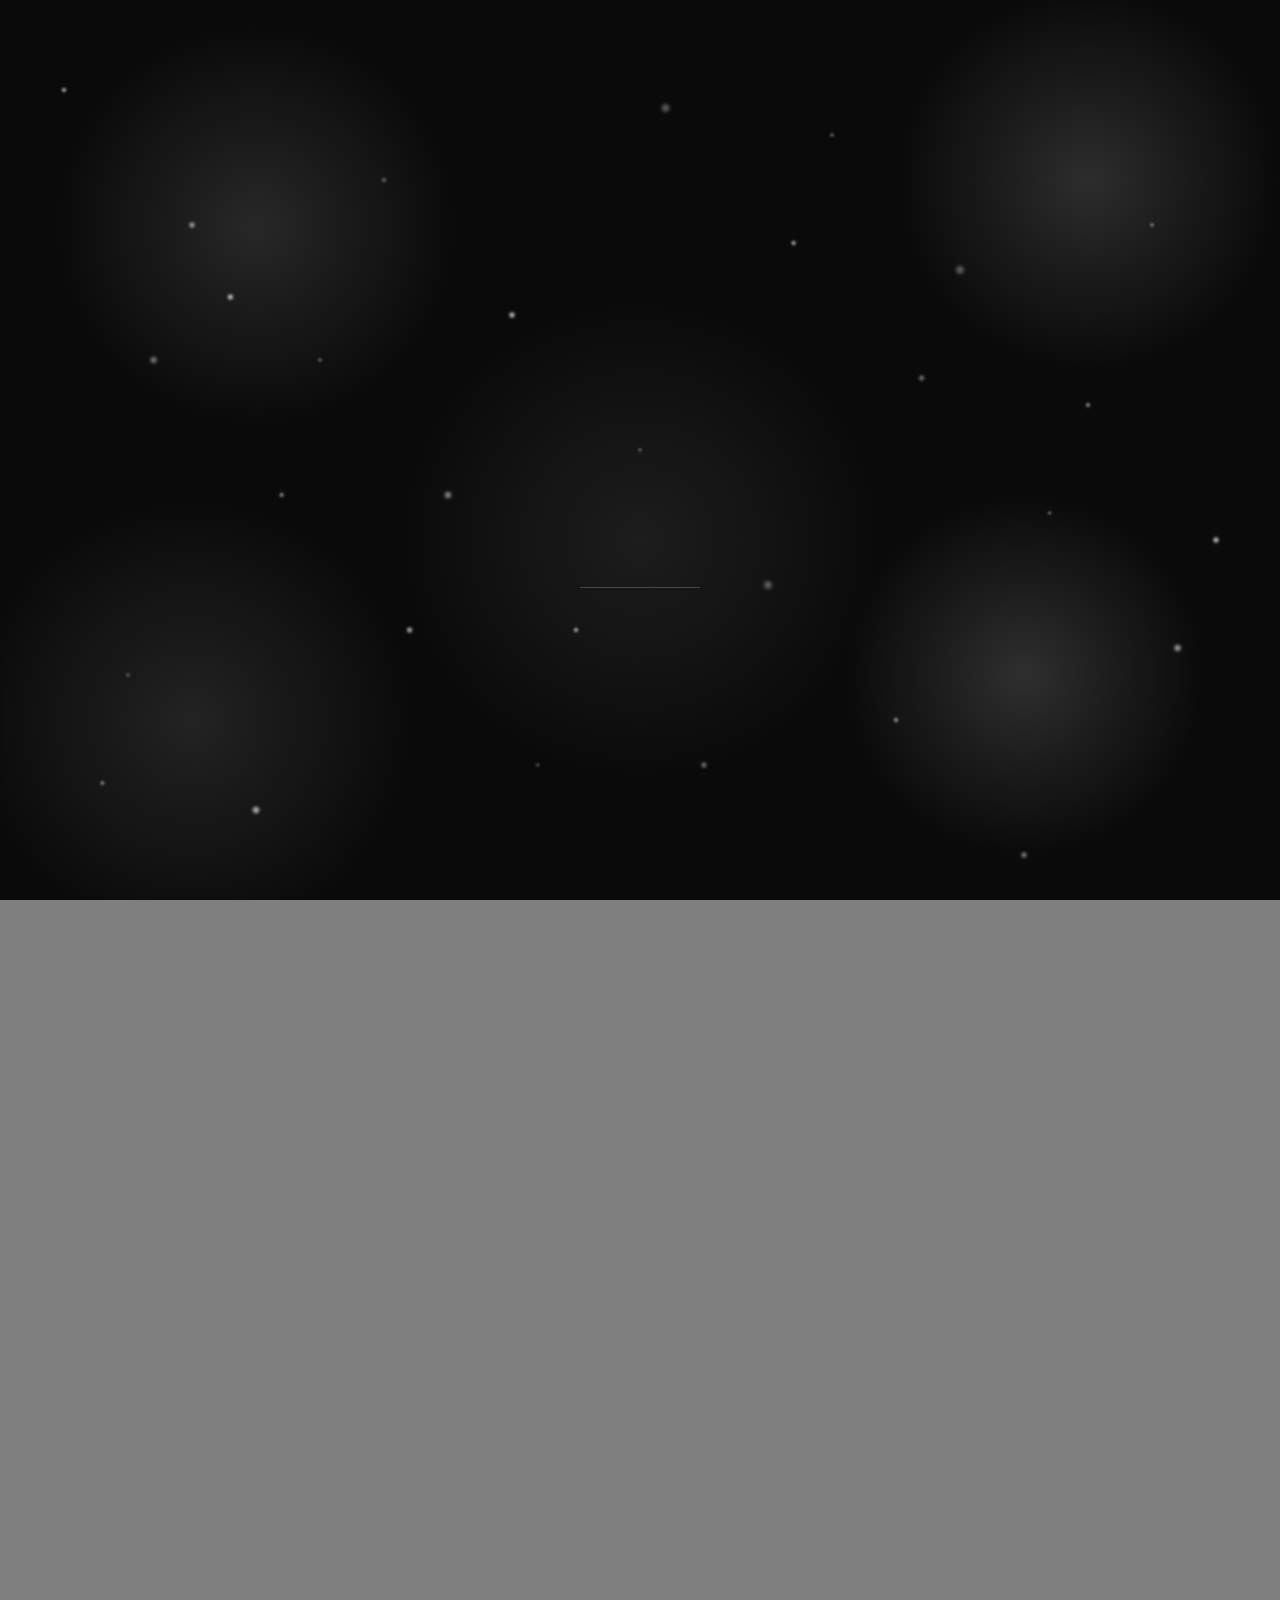
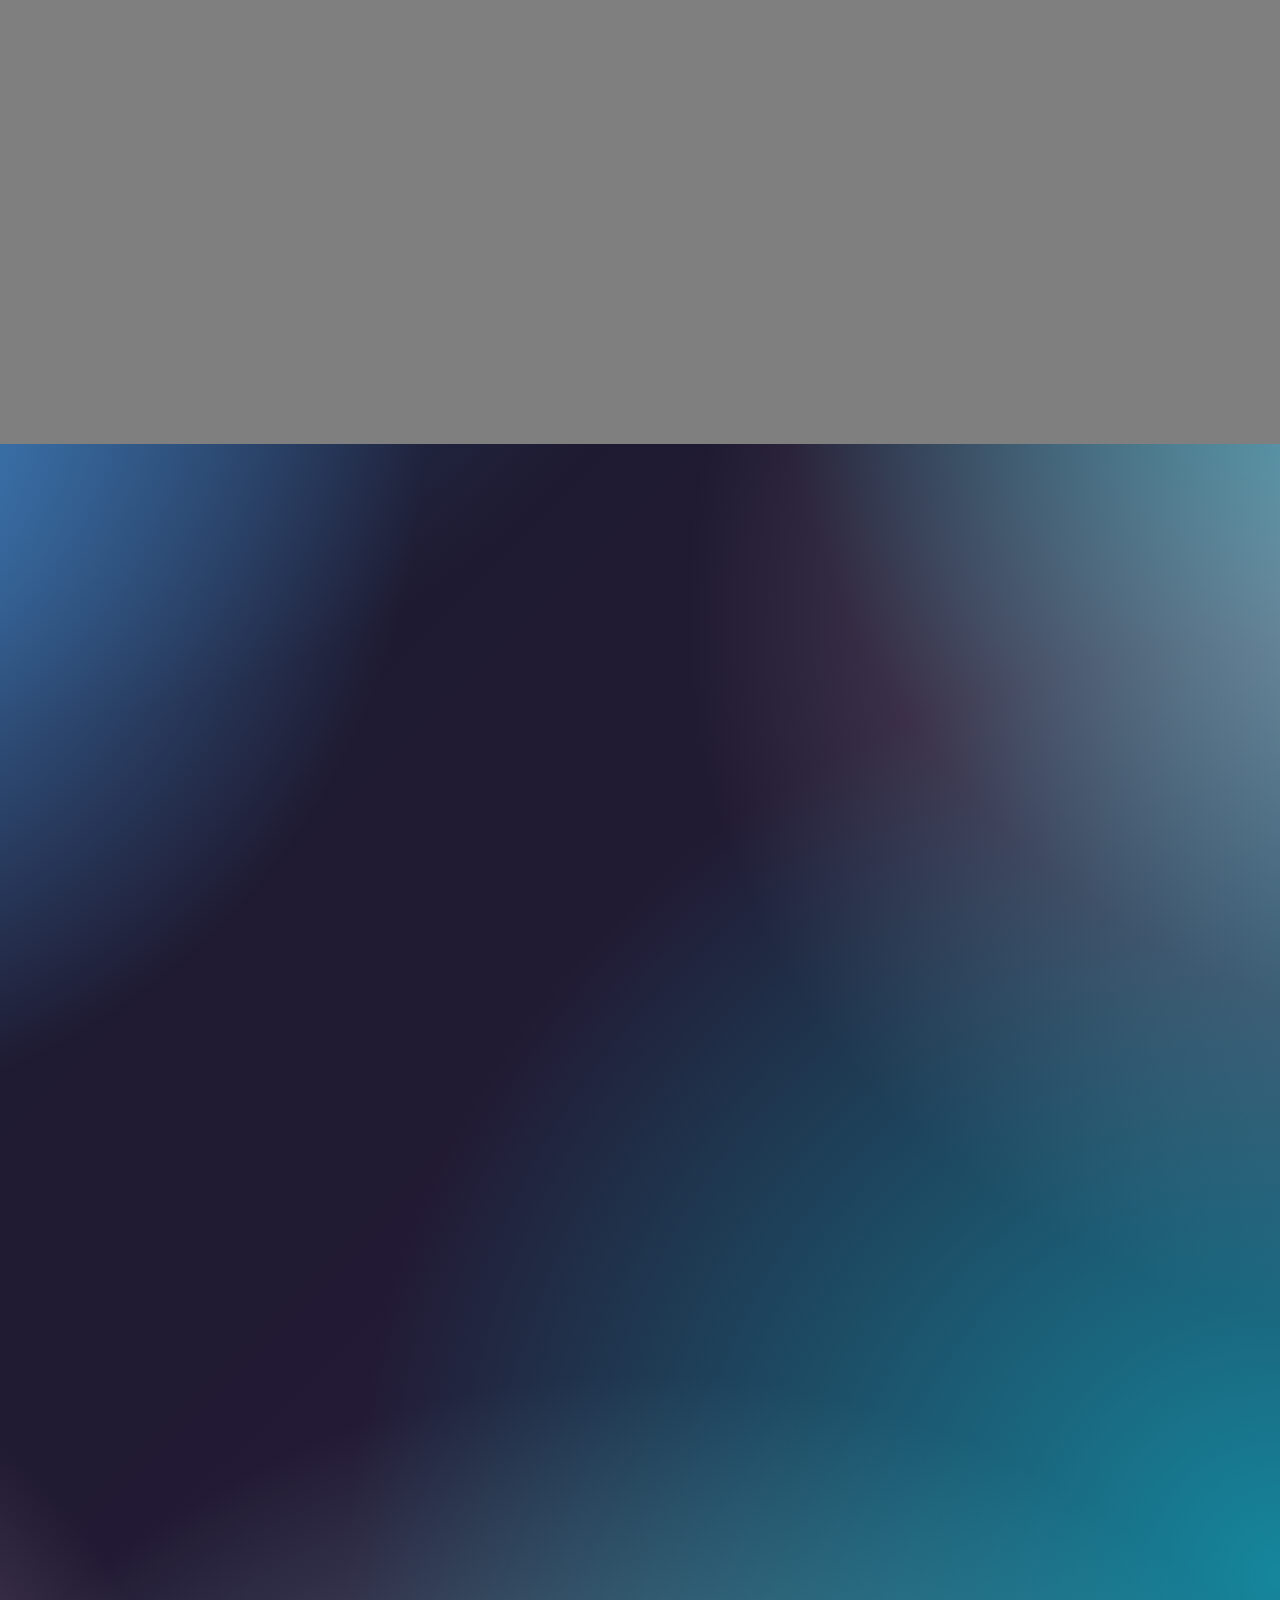
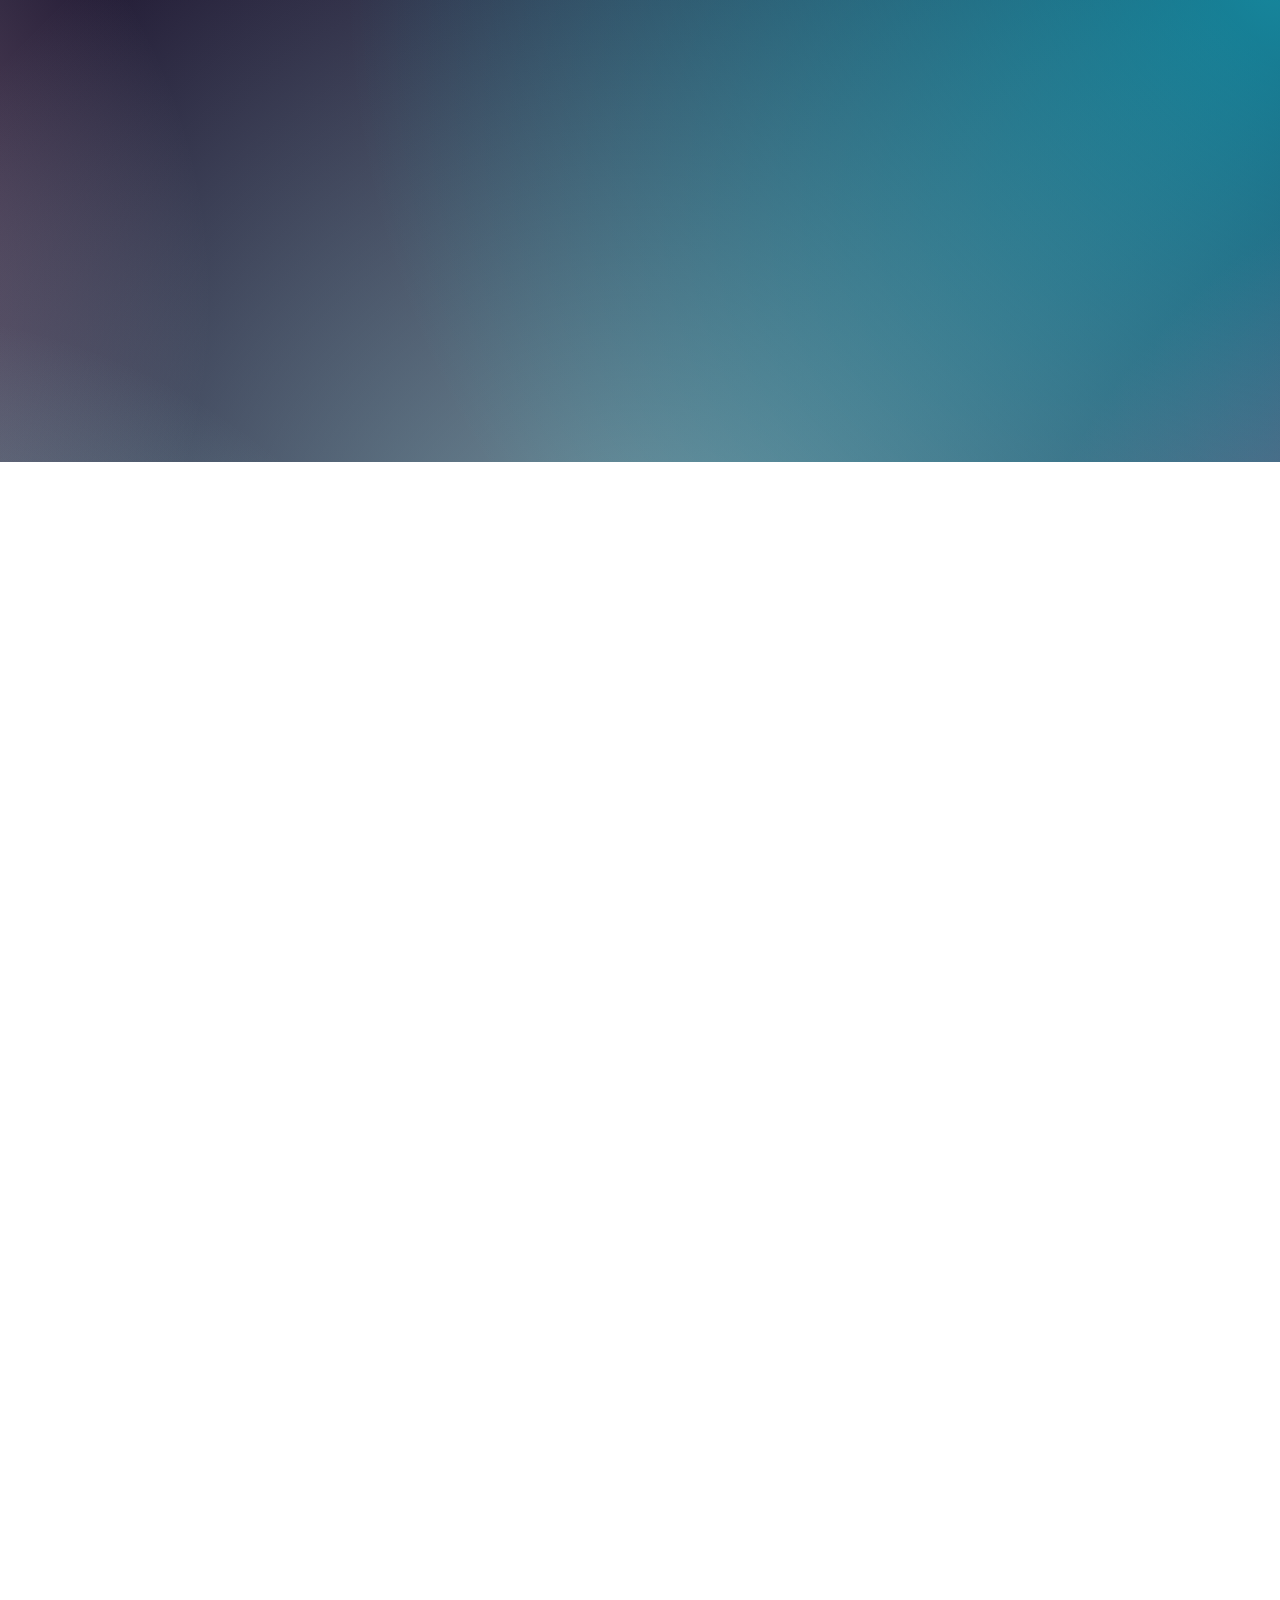
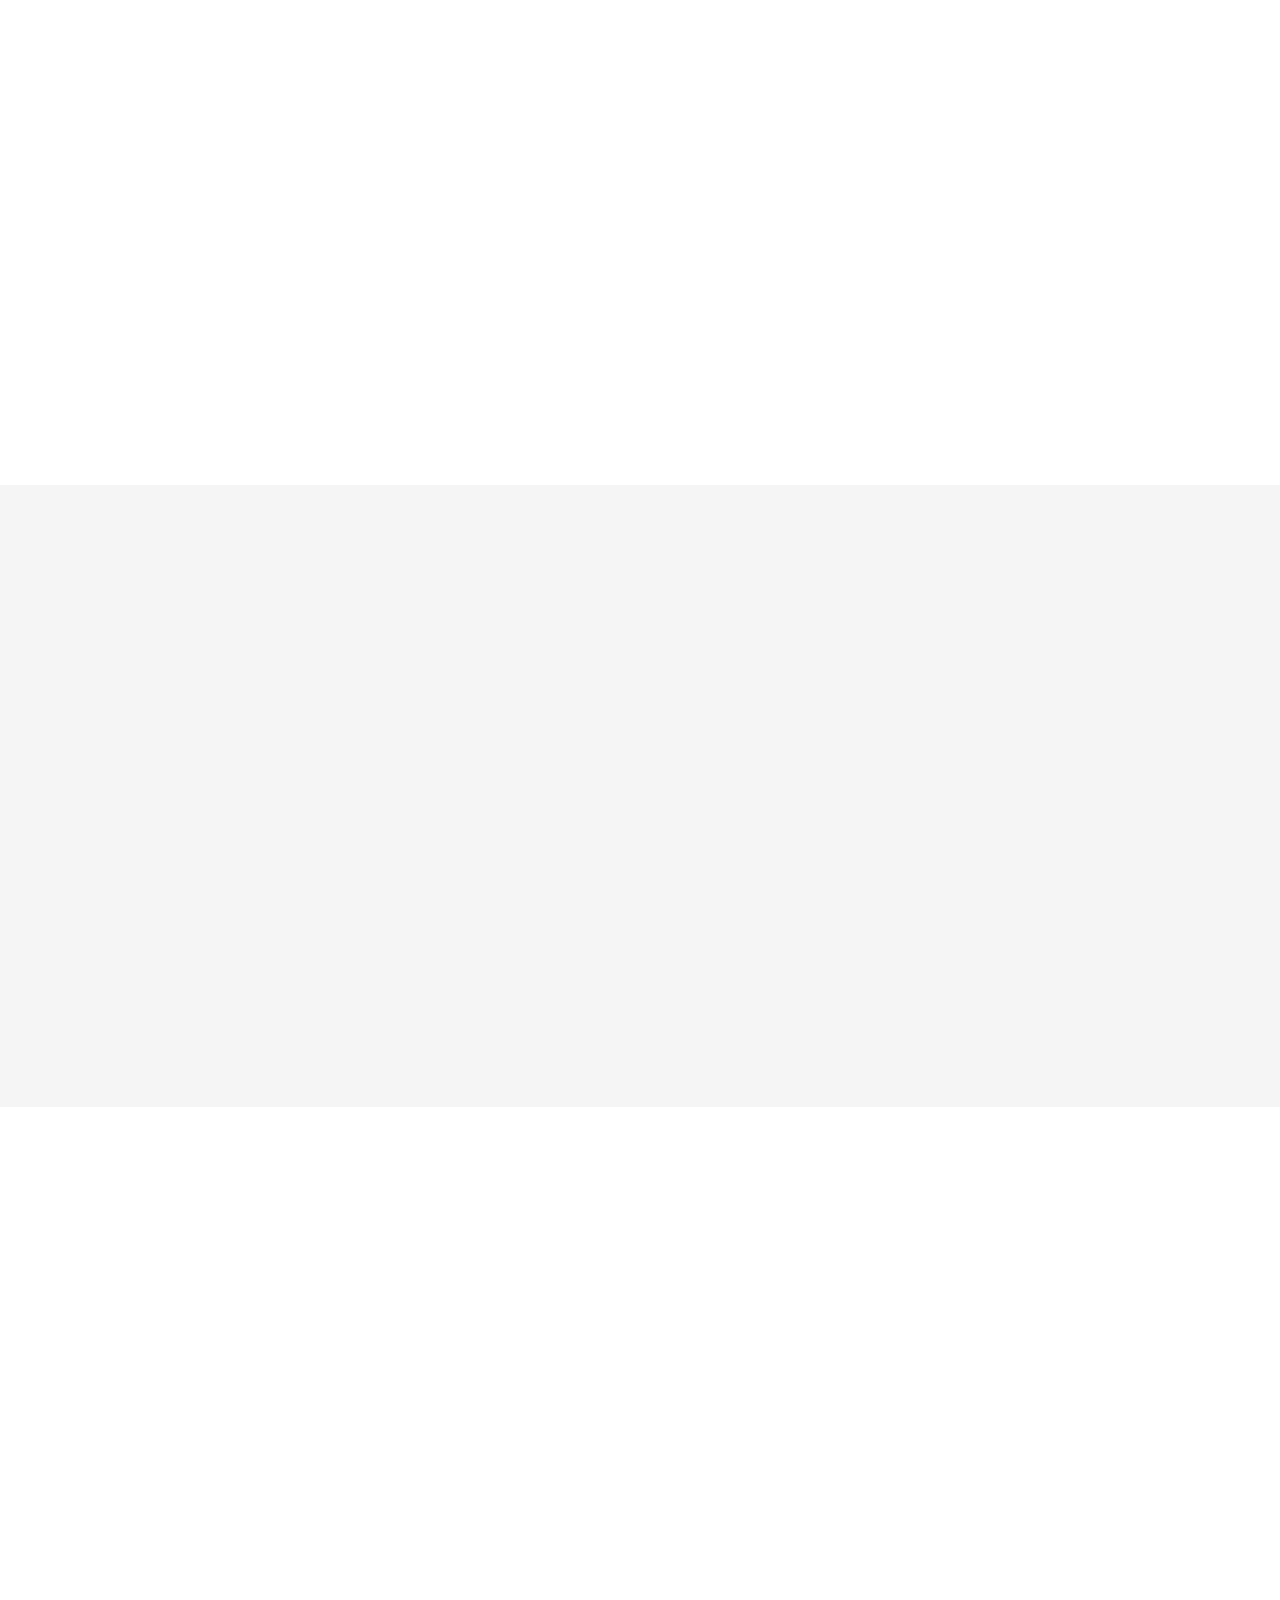
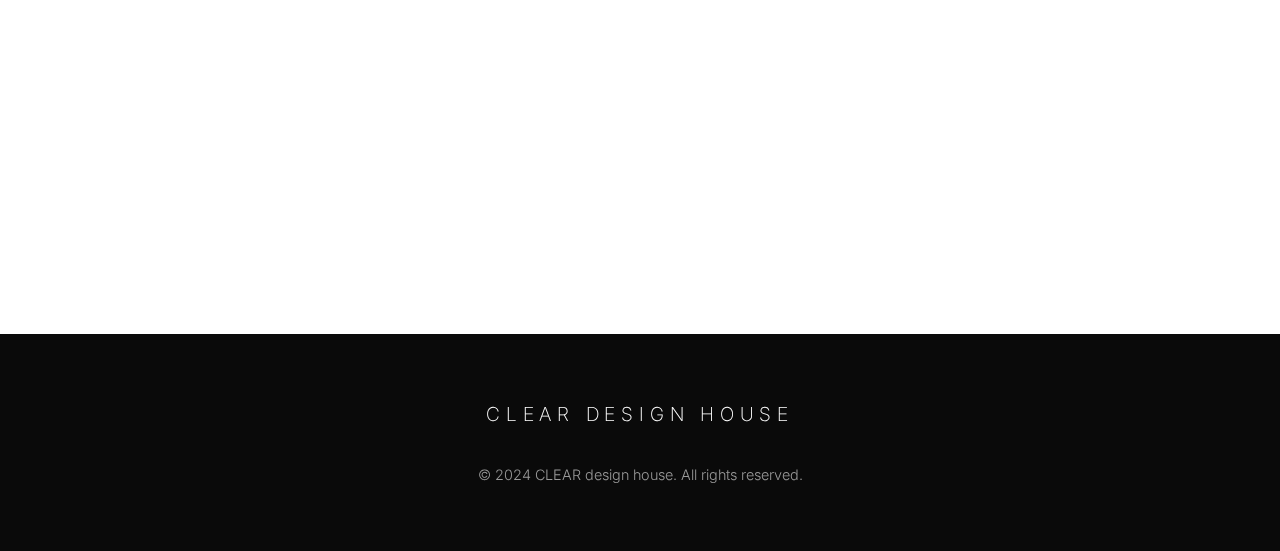
<file: index.html>
<!DOCTYPE html>
<html lang="ja">
<head>
    <meta charset="UTF-8">
    <meta name="viewport" content="width=device-width, initial-scale=1.0">
    <title>CLEAR design house | 想いを、クリアに。</title>
    <meta name="description" content="クリアデザインハウス - 広島を拠点とするデザイン事務所。企業の想いをクリアに表現するデザインを提供します。">
    
    <!-- Fonts -->
    <link rel="preconnect" href="https://fonts.googleapis.com">
    <link rel="preconnect" href="https://fonts.gstatic.com" crossorigin>
    <link href="https://fonts.googleapis.com/css2?family=Inter:wght@100;200;300;400;500;600;700&family=Noto+Sans+JP:wght@300;400;500;700&display=swap" rel="stylesheet">
    
    <!-- CSS -->
    <link rel="stylesheet" href="assets/css/style.css?v=112.0">
    
    <!-- Video Preload for Performance -->
    <link rel="preload" href="assets/images/earth-optimized.webm" as="video" type="video/webm">
    <link rel="preload" href="assets/images/earth-optimized.mp4" as="video" type="video/mp4">
    
    <!-- AOS Animation Library -->
    <link href="https://unpkg.com/aos@2.3.1/dist/aos.css" rel="stylesheet">
</head>
<body>
    <!-- Loading Screen -->
    <div id="loading-screen">
        <div class="loading-particles"></div>
        <div class="loader">
            <div class="loader-text">
                <div class="loader-line">CLEAR</div>
                <div class="loader-line">DESIGN</div>
                <div class="loader-line">HOUSE</div>
            </div>
            <div class="loader-progress"></div>
        </div>
    </div>

    <!-- Navigation -->
    <nav class="navbar" id="navbar">
        <div class="nav-container">
            <div class="nav-logo">
                <a href="#home">CLEAR</a>
            </div>
            <ul class="nav-menu" id="nav-menu">
                <li class="nav-item">
                    <a href="#home" class="nav-link">Home</a>
                </li>
                <li class="nav-item">
                    <a href="#about" class="nav-link">Profile</a>
                </li>
                <li class="nav-item">
                    <a href="#concept" class="nav-link">Concept</a>
                </li>
                <li class="nav-item">
                    <a href="#works" class="nav-link">Works</a>
                </li>
                <li class="nav-item">
                    <a href="#contact" class="nav-link">Contact</a>
                </li>
            </ul>
            <div class="hamburger" id="hamburger">
                <span class="bar"></span>
                <span class="bar"></span>
                <span class="bar"></span>
            </div>
        </div>
    </nav>

    <!-- Hero Section -->
    <section id="home" class="hero">
        <div class="hero-background">
            <div class="parallax-bg">
                <div class="space-background"></div>
                <!-- Independent particle overlay - always visible -->
                <div class="hero-particle-overlay"></div>
                <div class="earth-video-container">
                    <video class="earth-video" autoplay muted loop playsinline preload="auto" loading="eager" fetchpriority="high">
                        <source src="assets/images/earth-optimized.webm" type="video/webm">
                        <source src="assets/images/earth-optimized.mp4" type="video/mp4">
                        <!-- Fallback for browsers that don't support the video -->
                        <div class="earth-sphere-container">
                            <div class="earth-sphere">
                                <div class="earth-clipper">
                                    <div class="earth-texture"></div>
                                </div>
                            </div>
                        </div>
                    </video>
                </div>
            </div>
        </div>
        <div class="hero-content">
            <div class="hero-text">
                <h1 class="hero-title">
                    <span class="hero-title-line">想いを、</span>
                    <span class="hero-title-line hero-title-highlight">クリアに。</span>
                </h1>
                <p class="hero-subtitle">
                    デザインで企業の想いを形にする。<br>
                    広島を拠点とするデザイン事務所
                </p>
                <div class="hero-cta">
                    <a href="#works" class="btn btn-primary">Works</a>
                    <a href="#contact" class="btn btn-outline">Contact</a>
                </div>
            </div>
        </div>
        <div class="scroll-indicator">
            <div class="scroll-line"></div>
            <span>Scroll</span>
        </div>
    </section>

    <!-- About Section -->
    <section id="about" class="about">
        <div class="container">
            <div class="section-header" data-aos="fade-up">
                <h2 class="section-title">Profile</h2>
                <div class="section-line"></div>
            </div>
            
            <div class="about-content">
                <div class="about-image" data-aos="fade-right">
                    <div class="image-placeholder">
                        Portrait
                    </div>
                </div>
                
                <div class="about-text" data-aos="fade-left">
                    <h3>細川 武弘</h3>
                    <p class="about-name-en">Takehiro Hosokawa</p>
                    <p class="about-description">
                        1976年 島根生まれ<br>
                        自然に囲まれた田舎で育ち、雲、虹、虫の音、雪が好き。<br>
                        特に、全ての音が吸収された、雪の夜の静けさが好き。
                    </p>
                    
                    <div class="about-career">
                        <h4>略歴</h4>
                        <ul class="career-list">
                            <li>広島大学工学部第四類（建築科）卒業 <span>1999</span></li>
                            <li>静和堂竹内印刷株式会社入社 <span>1999</span></li>
                            <li>株式会社アサツーディ・ケイ入社 <span>2007</span></li>
                            <li>株式会社スクエアクロス入社 <span>2010</span></li>
                            <li>クリア デザインハウス設立 <span>2013</span></li>
                        </ul>
                    </div>
                    
                    <div class="about-awards">
                        <h4>受賞歴</h4>
                        <p>2013年広島広告賞 パッケージ部門銀賞<br>
                        （チチヤス ヨーグルト / 株式会社スクエアクロス在籍時）</p>
                    </div>
                </div>
            </div>
        </div>
    </section>

    <!-- Concept Section -->
    <section id="concept" class="concept">
        <div class="container">
            <div class="section-header" data-aos="fade-up">
                <h2 class="section-title">Concept</h2>
            </div>
            
            <div class="concept-content">
                <div class="concept-article" data-aos="fade-up" data-aos-delay="100">
                    <h4>想いを、形に</h4>
                    
                    <p>デザインとは、単なる装飾や見た目の美しさではありません。それは、企業や個人が心の奥底に秘めている「想い」を、目に見える形に変換する力です。</p>
                    
                    <p>私たちCLEAR design houseが考えるデザインとは、クライアントの本質的な価値を「クリア」に表現すること。複雑に絡み合った思考や感情を整理し、誰にでも伝わる明確なメッセージとして昇華させることです。</p>
                    
                    <h4>コミュニケーションとしてのデザイン</h4>
                    
                    <p>良いデザインは、作り手と受け手の間に橋を架けます。企業の理念、商品への愛情、サービスへの誇り—そうした目に見えない価値を、視覚的な言語に翻訳し、人々の心に届ける。それがデザインの真の役割だと私たちは信じています。</p>
                    
                    <h4>自然から学んだ美学</h4>
                    
                    <p>雲、虹、虫の音、雪の静寂。自然の中で育った私の感性は、装飾過多ではなく、本質的な美しさを大切にします。余計なものを削ぎ落とし、核心だけを残したとき、初めて真の美しさが現れる。それは、デザインにおいても同じです。</p>
                    
                    <h4>地域とともに成長する</h4>
                    
                    <p>広島を拠点として、地元企業から全国のクライアントまで、様々な「想い」と向き合ってきました。それぞれが持つユニークな価値を発見し、それを最も適切な形で表現する。そのプロセス自体が、私たちにとってのデザインです。</p>
                    
                    <div class="concept-conclusion">
                        <p>デザインとは、想いをクリアにする行為。<br>
                        そして、その想いが人々の心に確実に届くよう、<br>責任を持って形にすることです。</p>
                    </div>
                </div>
            </div>
        </div>
    </section>

    <!-- Works Section -->
    <section id="works" class="works">
        <div class="container">
            <div class="section-header" data-aos="fade-up">
                <h2 class="section-title">Works</h2>
                <div class="section-line"></div>
                <p class="section-subtitle">
                    これまでに手掛けたプロジェクトの一部です。<br>
                    作り手の思いが伝わるデザインを目指しています。
                </p>
            </div>
            
            <div class="works-grid">
                <div class="work-item" data-aos="fade-up" data-aos-delay="100">
                    <div class="work-image" style="background-image: url('assets/images/works_docomo1-e1616066266208.png');">
                        <div class="work-overlay">
                            <div class="work-info">
                                <h3>ブランドアイデンティティ</h3>
                                <p>企業の個性を活かしたロゴデザインとブランドガイドライン制作</p>
                            </div>
                        </div>
                    </div>
                </div>
                
                <div class="work-item" data-aos="fade-up" data-aos-delay="150">
                    <div class="work-image" style="background-image: url('assets/images/works_package1-e1616066167930.png');">
                        <div class="work-overlay">
                            <div class="work-info">
                                <h3>パッケージデザイン</h3>
                                <p>商品の魅力を最大限に引き出すパッケージデザイン</p>
                            </div>
                        </div>
                    </div>
                </div>
                
                <div class="work-item" data-aos="fade-up" data-aos-delay="200">
                    <div class="work-image" style="background-image: url('assets/images/works_hiu1-e1616066216587.png');">
                        <div class="work-overlay">
                            <div class="work-info">
                                <h3>Webデザイン</h3>
                                <p>ユーザビリティを重視したWebサイトとUIデザイン</p>
                            </div>
                        </div>
                    </div>
                </div>
                
                <div class="work-item" data-aos="fade-up" data-aos-delay="250">
                    <div class="work-image" style="background-image: url('assets/images/works_yogurt-1.jpg');">
                        <div class="work-overlay">
                            <div class="work-info">
                                <h3>広告・販促物</h3>
                                <p>効果的なメッセージを伝える広告・販促ツールのデザイン</p>
                            </div>
                        </div>
                    </div>
                </div>
                
                <div class="work-item" data-aos="fade-up" data-aos-delay="300">
                    <div class="work-image" style="background-image: url('assets/images/works_cream-e1616066274367.png');">
                        <div class="work-overlay">
                            <div class="work-info">
                                <h3>プロダクトデザイン</h3>
                                <p>機能性と美しさを両立したプロダクトデザイン</p>
                            </div>
                        </div>
                    </div>
                </div>
                
                <div class="work-item" data-aos="fade-up" data-aos-delay="350">
                    <div class="work-image" style="background-image: url('assets/images/works_bag-e1616066301420.png');">
                        <div class="work-overlay">
                            <div class="work-info">
                                <h3>ファッションデザイン</h3>
                                <p>ライフスタイルに寄り添うファッションアイテムのデザイン</p>
                            </div>
                        </div>
                    </div>
                </div>
                
                <div class="work-item" data-aos="fade-up" data-aos-delay="400">
                    <div class="work-image" style="background-image: url('assets/images/works_milk-1.jpg');">
                        <div class="work-overlay">
                            <div class="work-info">
                                <h3>フードパッケージ</h3>
                                <p>食品の魅力を伝える美味しそうなパッケージデザイン</p>
                            </div>
                        </div>
                    </div>
                </div>
                
                <div class="work-item" data-aos="fade-up" data-aos-delay="450">
                    <div class="work-image" style="background-image: url('assets/images/works_hirogin-e1616066237811.png');">
                        <div class="work-overlay">
                            <div class="work-info">
                                <h3>コーポレートデザイン</h3>
                                <p>企業の信頼性を高めるコーポレートアイデンティティ</p>
                            </div>
                        </div>
                    </div>
                </div>
                
                <div class="work-item" data-aos="fade-up" data-aos-delay="500">
                    <div class="work-image" style="background-image: url('assets/images/works_bus-e1616066292416.png');">
                        <div class="work-overlay">
                            <div class="work-info">
                                <h3>交通・移動体デザイン</h3>
                                <p>公共交通機関の利便性を向上させるデザイン</p>
                            </div>
                        </div>
                    </div>
                </div>
            </div>
            
            <div class="works-more" data-aos="fade-up" data-aos-delay="600">
                <a href="works.html" class="btn-more">more</a>
            </div>
        </div>
    </section>

    <!-- Clients Section -->
    <section class="clients-section">
        <div class="container">
            <div class="section-header" data-aos="fade-up">
                <h2 class="section-title">Main Clients</h2>
                <div class="section-line"></div>
            </div>
            <div class="clients-list" data-aos="fade-up" data-aos-delay="200">
                <span>広島銀行</span>
                <span>docomo</span>
                <span>MAZDA</span>
                <span>EDION</span>
                <span>チチヤス</span>
                <span>エルムクリニック</span>
                <span>株式会社At.</span>
                <span>広島国際大学</span>
                <span>鷗州塾</span>
                <span>日立産機</span>
                <span>旭化成ファーマ</span>
                <span>etc</span>
            </div>
        </div>
    </section>

    <!-- Contact Section -->
    <section id="contact" class="contact">
        <div class="container">
            <div class="section-header" data-aos="fade-up">
                <h2 class="section-title">Contact</h2>
                <div class="section-line"></div>
                <p class="section-subtitle">
                    プロジェクトのご相談やお見積もりなど、<br>
                    お気軽にお問い合わせください。
                </p>
            </div>
            
            <div class="contact-content">
                <div class="contact-item" data-aos="fade-up" data-aos-delay="100">
                    <h3>Office</h3>
                    <p>〒731-0137<br>
                    広島市安佐南区山本新町3-32-16</p>
                </div>
                
                <div class="contact-item" data-aos="fade-up" data-aos-delay="200">
                    <h3>Contact</h3>
                    <p>TEL: <a href="tel:090-4692-9678">090-4692-9678</a></p>
                    <p>Email: <a href="mailto:info@cleardesignhouse.jp">info@cleardesignhouse.jp</a></p>
                </div>
            </div>
        </div>
    </section>

    <!-- Footer -->
    <footer class="footer">
        <div class="container">
            <div class="footer-content">
                <div class="footer-logo">
                    <span>CLEAR design house</span>
                </div>
            </div>
            <div class="footer-bottom">
                <p>&copy; 2024 CLEAR design house. All rights reserved.</p>
            </div>
        </div>
    </footer>

    <!-- Scripts -->
    <script src="https://unpkg.com/aos@2.3.1/dist/aos.js"></script>
    <script src="assets/js/script.js?v=91.0"></script>
</body>
</html>
</file>
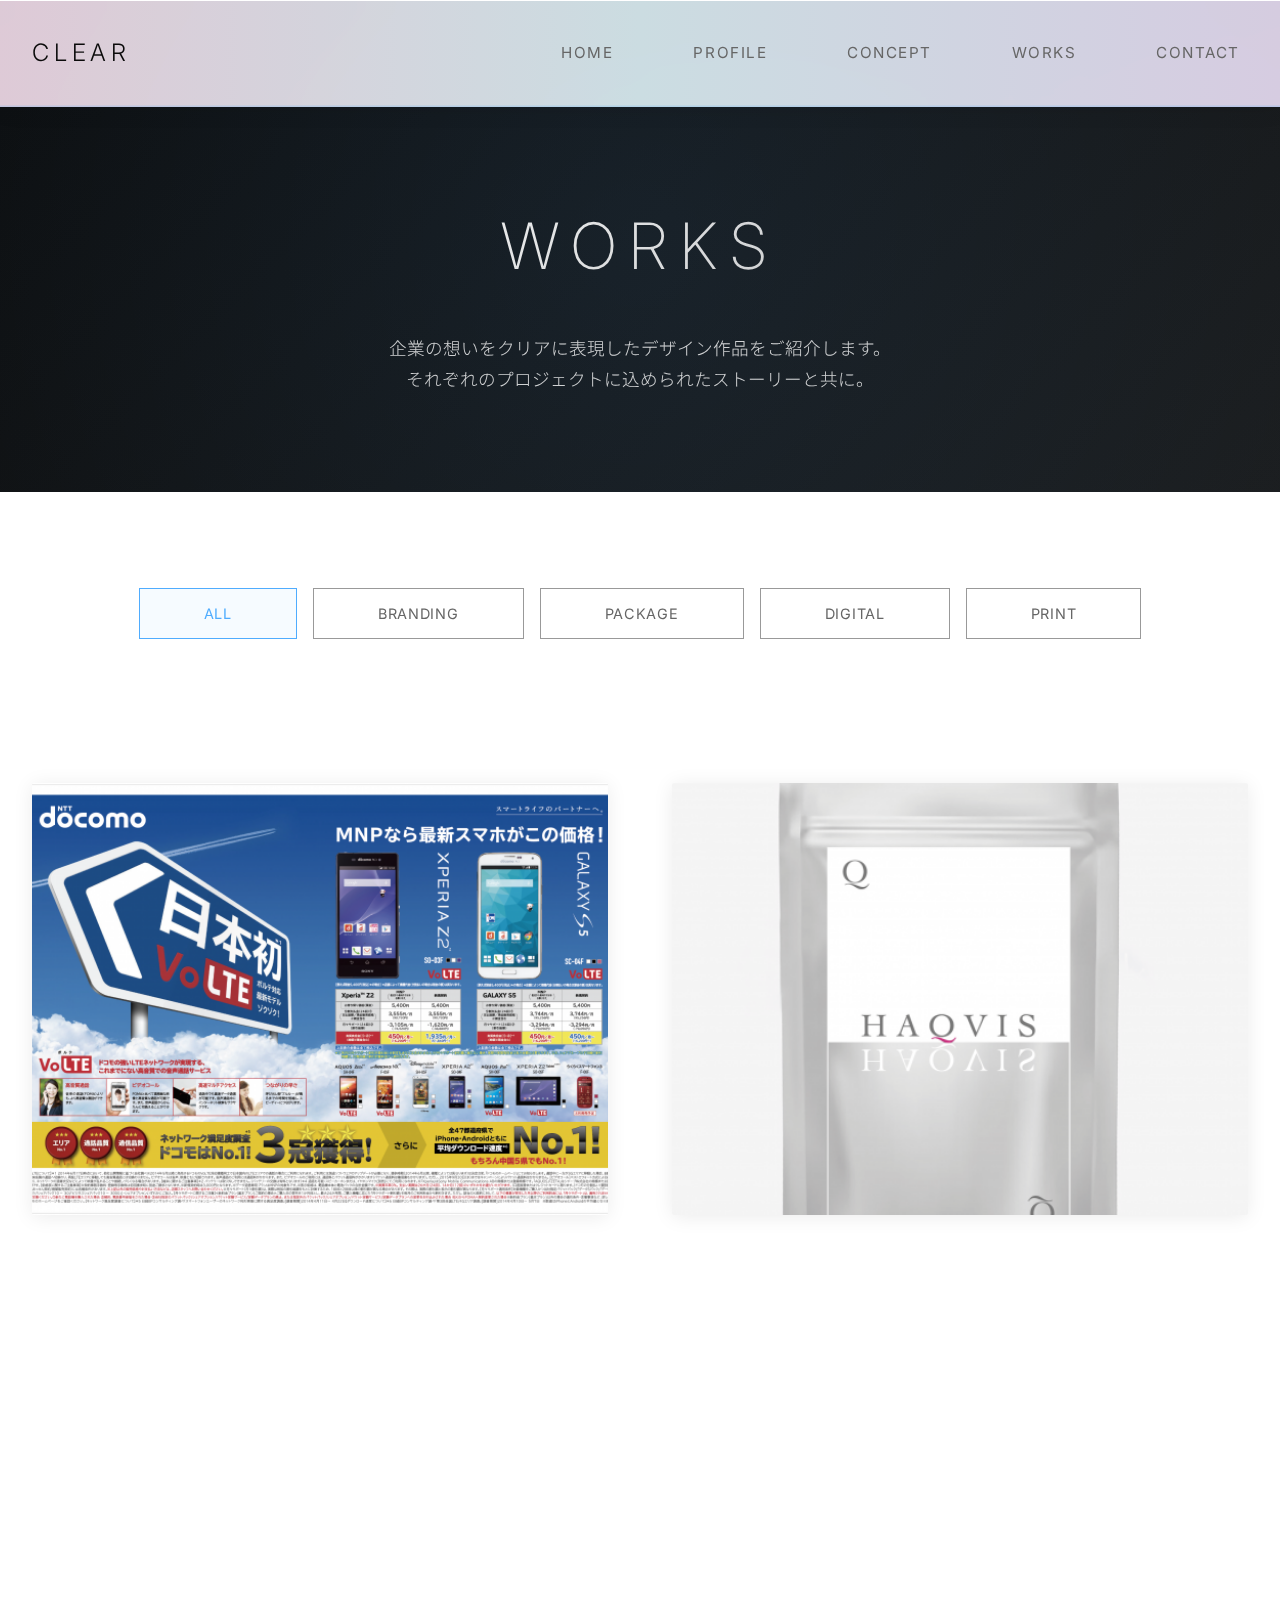
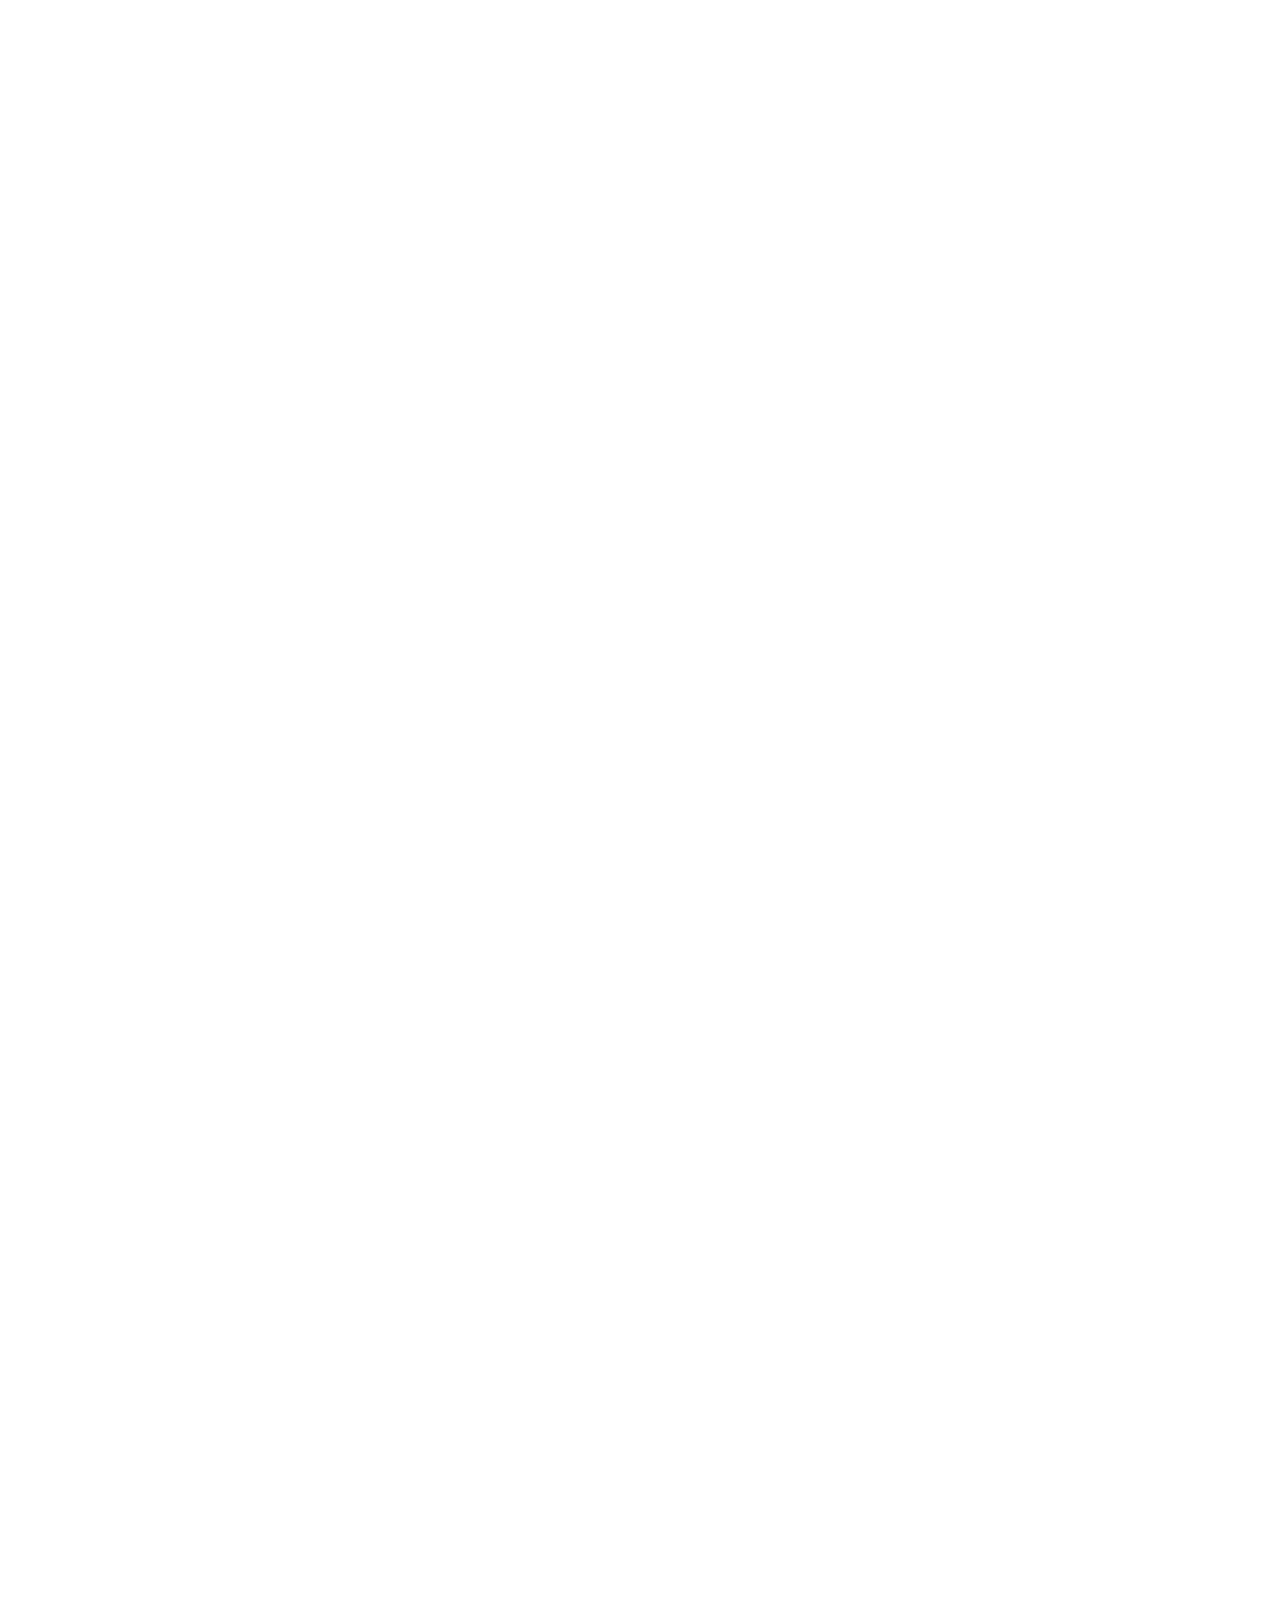
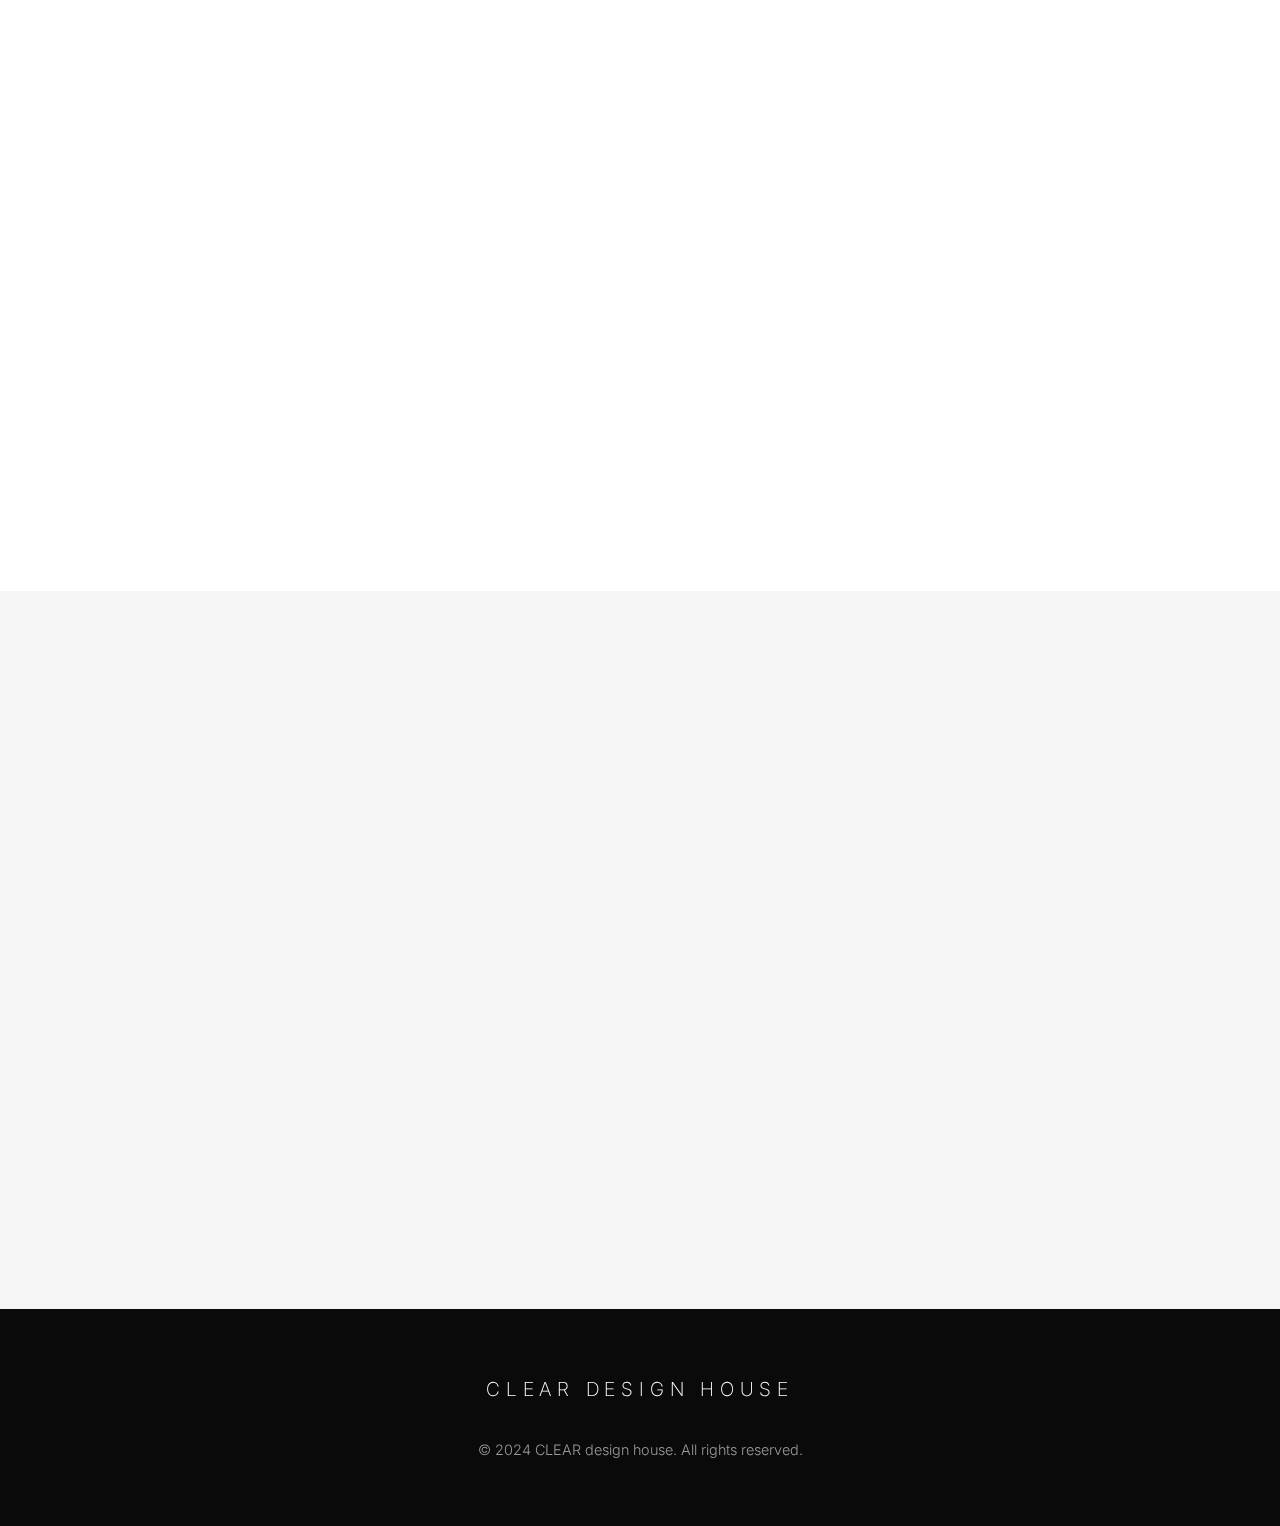
<file: works.html>
<!DOCTYPE html>
<html lang="ja">
<head>
    <meta charset="UTF-8">
    <meta name="viewport" content="width=device-width, initial-scale=1.0">
    <title>Works | CLEAR design house</title>
    <meta name="description" content="CLEAR design house の制作実績一覧。企業の想いをクリアに表現したデザイン作品をご紹介します。">
    
    <!-- Fonts -->
    <link rel="preconnect" href="https://fonts.googleapis.com">
    <link rel="preconnect" href="https://fonts.gstatic.com" crossorigin>
    <link href="https://fonts.googleapis.com/css2?family=Inter:wght@100;200;300;400;500;600;700&family=Noto+Sans+JP:wght@300;400;500;700&display=swap" rel="stylesheet">
    
    <!-- CSS -->
    <link rel="stylesheet" href="assets/css/style.css?v=113.0">
    <link rel="stylesheet" href="assets/css/works-page.css?v=1.0">
    
    <!-- AOS Animation Library -->
    <link href="https://unpkg.com/aos@2.3.1/dist/aos.css" rel="stylesheet">
</head>
<body>
    <!-- Navigation -->
    <nav class="navbar" id="navbar">
        <div class="nav-container">
            <div class="nav-logo">
                <a href="index.html">CLEAR</a>
            </div>
            <ul class="nav-menu" id="nav-menu">
                <li class="nav-item">
                    <a href="index.html#home" class="nav-link">Home</a>
                </li>
                <li class="nav-item">
                    <a href="index.html#about" class="nav-link">Profile</a>
                </li>
                <li class="nav-item">
                    <a href="index.html#concept" class="nav-link">Concept</a>
                </li>
                <li class="nav-item">
                    <a href="works.html" class="nav-link active">Works</a>
                </li>
                <li class="nav-item">
                    <a href="index.html#contact" class="nav-link">Contact</a>
                </li>
            </ul>
            <div class="hamburger" id="hamburger">
                <span class="bar"></span>
                <span class="bar"></span>
                <span class="bar"></span>
            </div>
        </div>
    </nav>

    <!-- Works Hero Section -->
    <section class="works-hero">
        <div class="container">
            <div class="works-hero-content" data-aos="fade-up">
                <h1 class="works-hero-title">Works</h1>
                <p class="works-hero-subtitle">
                    企業の想いをクリアに表現したデザイン作品をご紹介します。<br>
                    それぞれのプロジェクトに込められたストーリーと共に。
                </p>
            </div>
        </div>
    </section>

    <!-- Works Gallery -->
    <section class="works-gallery">
        <div class="container">
            <div class="works-filter" data-aos="fade-up">
                <button class="filter-btn active" data-filter="all">All</button>
                <button class="filter-btn" data-filter="branding">Branding</button>
                <button class="filter-btn" data-filter="package">Package</button>
                <button class="filter-btn" data-filter="digital">Digital</button>
                <button class="filter-btn" data-filter="print">Print</button>
            </div>

            <div class="works-masonry">
                <!-- Work Item 1 -->
                <div class="work-item-detailed" data-category="branding" data-aos="fade-up" data-aos-delay="100">
                    <div class="work-image-detailed">
                        <img src="assets/images/works_docomo1-e1616066266208.png" alt="NTT docomo ブランドデザイン">
                        <div class="work-overlay-detailed">
                            <div class="work-info-detailed">
                                <h3>NTT docomo</h3>
                                <p>ブランドアイデンティティ</p>
                                <span class="work-year">2023</span>
                            </div>
                        </div>
                    </div>
                </div>

                <!-- Work Item 2 -->
                <div class="work-item-detailed" data-category="package" data-aos="fade-up" data-aos-delay="150">
                    <div class="work-image-detailed">
                        <img src="assets/images/works_package1-e1616066167930.png" alt="パッケージデザイン">
                        <div class="work-overlay-detailed">
                            <div class="work-info-detailed">
                                <h3>Premium Package</h3>
                                <p>パッケージデザイン</p>
                                <span class="work-year">2023</span>
                            </div>
                        </div>
                    </div>
                </div>

                <!-- Work Item 3 -->
                <div class="work-item-detailed" data-category="digital" data-aos="fade-up" data-aos-delay="200">
                    <div class="work-image-detailed">
                        <img src="assets/images/works_hiu1-e1616066216587.png" alt="広島国際大学 Webサイト">
                        <div class="work-overlay-detailed">
                            <div class="work-info-detailed">
                                <h3>広島国際大学</h3>
                                <p>Webサイトデザイン</p>
                                <span class="work-year">2022</span>
                            </div>
                        </div>
                    </div>
                </div>

                <!-- Work Item 4 -->
                <div class="work-item-detailed" data-category="package" data-aos="fade-up" data-aos-delay="250">
                    <div class="work-image-detailed">
                        <img src="assets/images/works_yogurt-1.jpg" alt="チチヤス ヨーグルト">
                        <div class="work-overlay-detailed">
                            <div class="work-info-detailed">
                                <h3>チチヤス ヨーグルト</h3>
                                <p>パッケージデザイン</p>
                                <span class="work-year">2021</span>
                            </div>
                        </div>
                    </div>
                </div>

                <!-- Work Item 5 -->
                <div class="work-item-detailed" data-category="package" data-aos="fade-up" data-aos-delay="300">
                    <div class="work-image-detailed">
                        <img src="assets/images/works_cream-e1616066274367.png" alt="化粧品パッケージ">
                        <div class="work-overlay-detailed">
                            <div class="work-info-detailed">
                                <h3>Cosmetic Brand</h3>
                                <p>プロダクトデザイン</p>
                                <span class="work-year">2022</span>
                            </div>
                        </div>
                    </div>
                </div>

                <!-- Work Item 6 -->
                <div class="work-item-detailed" data-category="branding" data-aos="fade-up" data-aos-delay="350">
                    <div class="work-image-detailed">
                        <img src="assets/images/works_bag-e1616066301420.png" alt="ファッションブランド">
                        <div class="work-overlay-detailed">
                            <div class="work-info-detailed">
                                <h3>Fashion Brand</h3>
                                <p>ブランディング</p>
                                <span class="work-year">2023</span>
                            </div>
                        </div>
                    </div>
                </div>

                <!-- Work Item 7 -->
                <div class="work-item-detailed" data-category="package" data-aos="fade-up" data-aos-delay="400">
                    <div class="work-image-detailed">
                        <img src="assets/images/works_milk-1.jpg" alt="広島おいしい牛乳">
                        <div class="work-overlay-detailed">
                            <div class="work-info-detailed">
                                <h3>広島おいしい牛乳</h3>
                                <p>パッケージデザイン</p>
                                <span class="work-year">2022</span>
                            </div>
                        </div>
                    </div>
                </div>

                <!-- Work Item 8 -->
                <div class="work-item-detailed" data-category="branding" data-aos="fade-up" data-aos-delay="450">
                    <div class="work-image-detailed">
                        <img src="assets/images/works_hirogin-e1616066237811.png" alt="広島銀行">
                        <div class="work-overlay-detailed">
                            <div class="work-info-detailed">
                                <h3>広島銀行</h3>
                                <p>コーポレートデザイン</p>
                                <span class="work-year">2021</span>
                            </div>
                        </div>
                    </div>
                </div>

                <!-- Work Item 9 -->
                <div class="work-item-detailed" data-category="print" data-aos="fade-up" data-aos-delay="500">
                    <div class="work-image-detailed">
                        <img src="assets/images/works_bus-e1616066292416.png" alt="広島電鉄 ラッピングバス">
                        <div class="work-overlay-detailed">
                            <div class="work-info-detailed">
                                <h3>広島電鉄</h3>
                                <p>ラッピングバスデザイン</p>
                                <span class="work-year">2023</span>
                            </div>
                        </div>
                    </div>
                </div>

                <!-- Work Item 10 -->
                <div class="work-item-detailed" data-category="package" data-aos="fade-up" data-aos-delay="550">
                    <div class="work-image-detailed">
                        <img src="assets/images/works_kokurich-1.jpg" alt="コクリッチ">
                        <div class="work-overlay-detailed">
                            <div class="work-info-detailed">
                                <h3>コクリッチ</h3>
                                <p>パッケージデザイン</p>
                                <span class="work-year">2022</span>
                            </div>
                        </div>
                    </div>
                </div>

                <!-- Work Item 11 -->
                <div class="work-item-detailed" data-category="digital" data-aos="fade-up" data-aos-delay="600">
                    <div class="work-image-detailed">
                        <img src="assets/images/works_hiu2-e1616066206473.png" alt="広島国際大学 UI">
                        <div class="work-overlay-detailed">
                            <div class="work-info-detailed">
                                <h3>HIU Digital Platform</h3>
                                <p>UI/UXデザイン</p>
                                <span class="work-year">2023</span>
                            </div>
                        </div>
                    </div>
                </div>

                <!-- Work Item 12 -->
                <div class="work-item-detailed" data-category="branding" data-aos="fade-up" data-aos-delay="650">
                    <div class="work-image-detailed">
                        <img src="assets/images/works_docomo2-e1616066257116.png" alt="docomo 5G キャンペーン">
                        <div class="work-overlay-detailed">
                            <div class="work-info-detailed">
                                <h3>docomo 5G Campaign</h3>
                                <p>キャンペーンデザイン</p>
                                <span class="work-year">2023</span>
                            </div>
                        </div>
                    </div>
                </div>
            </div>
        </div>
    </section>

    <!-- Call to Action -->
    <section class="works-cta">
        <div class="container">
            <div class="works-cta-content" data-aos="fade-up">
                <h2>プロジェクトのご相談</h2>
                <p>あなたの想いをクリアに表現するデザインを一緒に作りませんか？</p>
                <div class="works-cta-buttons">
                    <a href="index.html#contact" class="btn btn-primary">お問い合わせ</a>
                    <a href="index.html" class="btn btn-outline">ホームに戻る</a>
                </div>
            </div>
        </div>
    </section>

    <!-- Footer -->
    <footer class="footer">
        <div class="container">
            <div class="footer-content">
                <div class="footer-logo">
                    <span>CLEAR design house</span>
                </div>
            </div>
            <div class="footer-bottom">
                <p>&copy; 2024 CLEAR design house. All rights reserved.</p>
            </div>
        </div>
    </footer>

    <!-- Scripts -->
    <script src="https://unpkg.com/aos@2.3.1/dist/aos.js"></script>
    <script src="assets/js/script.js?v=91.0"></script>
    <script src="assets/js/works-page.js?v=1.0"></script>
</body>
</html>
</file>
<file: assets/css/works-page.css>
/* ===== WORKS PAGE STYLES ===== */

/* Works Hero Section */
.works-hero {
    padding: calc(var(--spacing-xl) * 2) 0 var(--spacing-xl) 0;
    background: linear-gradient(135deg, var(--primary-black) 0%, var(--soft-black) 100%);
    color: var(--pure-white);
    text-align: center;
    position: relative;
    overflow: hidden;
}

.works-hero::before {
    content: '';
    position: absolute;
    top: -50%;
    left: -50%;
    width: 200%;
    height: 200%;
    background: radial-gradient(circle at center, rgba(79, 172, 254, 0.1) 0%, transparent 70%);
    animation: rotateBackground 60s linear infinite;
}

@keyframes rotateBackground {
    0% { transform: rotate(0deg); }
    100% { transform: rotate(360deg); }
}

.works-hero-content {
    position: relative;
    z-index: 2;
    max-width: 800px;
    margin: 0 auto;
}

.works-hero-title {
    font-family: var(--font-display);
    font-size: 4rem;
    font-weight: 200;
    margin-bottom: var(--spacing-md);
    letter-spacing: 0.2em;
    text-transform: uppercase;
    background: linear-gradient(135deg, var(--pure-white) 0%, rgba(255,255,255,0.7) 100%);
    -webkit-background-clip: text;
    -webkit-text-fill-color: transparent;
    background-clip: text;
}

.works-hero-subtitle {
    font-size: 1.1rem;
    line-height: 1.8;
    color: rgba(255, 255, 255, 0.8);
    font-weight: 300;
    max-width: 600px;
    margin: 0 auto;
}

/* Works Gallery */
.works-gallery {
    padding: var(--spacing-xl) 0;
    background: var(--pure-white);
}

/* Filter Buttons */
.works-filter {
    display: flex;
    justify-content: center;
    gap: var(--spacing-sm);
    margin-bottom: calc(var(--spacing-xl) * 1.5);
    flex-wrap: wrap;
}

.filter-btn {
    padding: var(--spacing-sm) var(--spacing-lg);
    border: 1px solid var(--text-light);
    background: transparent;
    color: var(--text-secondary);
    font-family: var(--font-primary);
    font-size: 0.9rem;
    font-weight: 400;
    letter-spacing: 0.05em;
    cursor: pointer;
    transition: var(--transition);
    text-transform: uppercase;
}

.filter-btn:hover,
.filter-btn.active {
    border-color: var(--accent-cyan-solid);
    color: var(--accent-cyan-solid);
    background: rgba(79, 172, 254, 0.05);
}

/* Masonry Layout */
.works-masonry {
    display: grid;
    grid-template-columns: repeat(auto-fit, minmax(400px, 1fr));
    gap: var(--spacing-lg);
    align-items: start;
}

.work-item-detailed {
    background: var(--pure-white);
    border-radius: var(--border-radius);
    overflow: hidden;
    box-shadow: var(--shadow-subtle);
    transition: var(--transition);
    opacity: 1;
    transform: scale(1);
}

.work-item-detailed:hover {
    transform: translateY(-8px);
    box-shadow: var(--shadow-medium);
}

.work-item-detailed.filtered {
    opacity: 0;
    transform: scale(0.8);
    pointer-events: none;
}

.work-image-detailed {
    position: relative;
    overflow: hidden;
    aspect-ratio: 4/3;
}

.work-image-detailed img {
    width: 100%;
    height: 100%;
    object-fit: cover;
    transition: var(--transition);
}

.work-item-detailed:hover .work-image-detailed img {
    transform: scale(1.05);
}

.work-overlay-detailed {
    position: absolute;
    bottom: 0;
    left: 0;
    right: 0;
    background: linear-gradient(transparent, rgba(0, 0, 0, 0.9));
    color: var(--pure-white);
    padding: var(--spacing-lg);
    transform: translateY(20px);
    opacity: 0;
    transition: var(--transition);
}

.work-item-detailed:hover .work-overlay-detailed {
    transform: translateY(0);
    opacity: 1;
}

.work-info-detailed h3 {
    font-size: 1.2rem;
    font-weight: 500;
    margin-bottom: var(--spacing-xs);
    color: var(--pure-white);
}

.work-info-detailed p {
    font-size: 0.9rem;
    color: rgba(255, 255, 255, 0.8);
    margin-bottom: var(--spacing-xs);
}

.work-year {
    font-size: 0.8rem;
    color: var(--accent-cyan-solid);
    font-weight: 500;
    letter-spacing: 0.1em;
}

/* Works CTA Section */
.works-cta {
    padding: calc(var(--spacing-xl) * 2) 0;
    background: var(--light-gray);
    text-align: center;
}

.works-cta-content h2 {
    font-size: 2.5rem;
    font-weight: 300;
    color: var(--text-primary);
    margin-bottom: var(--spacing-md);
    letter-spacing: 0.05em;
}

.works-cta-content p {
    font-size: 1.1rem;
    color: var(--text-secondary);
    margin-bottom: calc(var(--spacing-xl) * 1.5);
    max-width: 600px;
    margin-left: auto;
    margin-right: auto;
}

.works-cta-buttons {
    display: flex;
    gap: var(--spacing-md);
    justify-content: center;
    flex-wrap: wrap;
}

/* Mobile Responsive */
@media (max-width: 768px) {
    .works-hero {
        padding: var(--spacing-xl) 0;
    }
    
    .works-hero-title {
        font-size: 2.5rem;
        letter-spacing: 0.1em;
    }
    
    .works-hero-subtitle {
        font-size: 1rem;
        padding: 0 var(--spacing-md);
    }
    
    .works-masonry {
        grid-template-columns: 1fr;
        gap: var(--spacing-md);
    }
    
    .works-filter {
        gap: var(--spacing-xs);
        padding: 0 var(--spacing-md);
    }
    
    .filter-btn {
        padding: var(--spacing-xs) var(--spacing-md);
        font-size: 0.8rem;
    }
    
    .works-cta-content h2 {
        font-size: 2rem;
    }
    
    .works-cta-buttons {
        flex-direction: column;
        align-items: center;
        gap: var(--spacing-sm);
    }
    
    .works-cta-buttons .btn {
        width: 100%;
        max-width: 280px;
    }
}

@media (max-width: 480px) {
    .works-hero-title {
        font-size: 2rem;
    }
    
    .works-masonry {
        grid-template-columns: 1fr;
        gap: var(--spacing-sm);
    }
    
    .work-overlay-detailed {
        position: static;
        background: var(--pure-white);
        color: var(--text-primary);
        transform: none;
        opacity: 1;
        padding: var(--spacing-md);
        border-top: 1px solid var(--light-gray);
    }
    
    .work-info-detailed h3 {
        color: var(--text-primary);
    }
    
    .work-info-detailed p {
        color: var(--text-secondary);
    }
}

/* Animation on scroll reveal */
.work-item-detailed[data-aos] {
    transition-duration: 0.8s;
}

/* Hover effects for better UX */
.work-item-detailed {
    cursor: pointer;
}

.work-item-detailed:active {
    transform: translateY(-4px) scale(0.98);
}
</file>
<file: assets/css/style.css>
/* ===== CLEAR DESIGN HOUSE - DESIGNER STYLE VERSION ===== */
/* Modern Minimal Design - 2024 */

/* ===== RESET & BASE STYLES ===== */
* {
    margin: 0;
    padding: 0;
    box-sizing: border-box;
}

:root {
    /* Color Palette - Minimal Designer Style */
    --primary-black: #0a0a0a;
    --soft-black: #1a1a1a;
    --medium-gray: #2a2a2a;
    --light-gray: #f5f5f5;
    --pure-white: #ffffff;
    --accent-cyan: linear-gradient(135deg, #4facfe 0%, #00f2fe 100%);
    --accent-cyan-solid: #4facfe;
    --accent-blue: #4a90e2;
    --text-primary: #0a0a0a;
    --text-secondary: #666666;
    --text-light: #999999;

    /* Earth Animation */
    --earth-spin-duration: 60s; /* Slower spin */
    
    /* Typography */
    --font-primary: 'Inter', 'Noto Sans JP', sans-serif;
    --font-display: 'Inter', sans-serif;
    
    /* Spacing */
    --spacing-xs: 0.5rem;
    --spacing-sm: 1rem;
    --spacing-md: 2rem;
    --spacing-lg: 4rem;
    --spacing-xl: 6rem;
    
    /* Effects */
    --shadow-subtle: 0 2px 20px rgba(0, 0, 0, 0.08);
    --shadow-medium: 0 8px 40px rgba(0, 0, 0, 0.12);
    --border-radius: 2px;
    --transition: all 0.4s cubic-bezier(0.25, 0.46, 0.45, 0.94);
    --transition-fast: all 0.2s ease;
}

html {
    scroll-behavior: smooth;
    font-size: 16px;
}

body {
    font-family: var(--font-primary);
    line-height: 1.7;
    color: var(--text-primary);
    background: var(--pure-white);
    overflow-x: hidden;
    font-weight: 400;
    -webkit-font-smoothing: antialiased;
    -moz-osx-font-smoothing: grayscale;
}

.container {
    max-width: 1400px;
    margin: 0 auto;
    padding: 0 var(--spacing-md);
}

/* ===== LOADING SCREEN ===== */
#loading-screen {
    position: fixed;
    top: 0;
    left: 0;
    width: 100%;
    height: 100%;
    background: var(--primary-black);
    display: flex;
    justify-content: center;
    align-items: center;
    z-index: 10000;
    transition: opacity 0.8s ease, visibility 0.8s ease;
}

#loading-screen.hidden {
    opacity: 0;
    visibility: hidden;
}

.loader {
    text-align: center;
    color: var(--pure-white);
}

.loader-text {
    font-family: var(--font-display);
    font-size: 2rem;
    font-weight: 200;
    margin-bottom: var(--spacing-md);
    letter-spacing: 0.8em;
    opacity: 0;
    animation: fadeInMinimal 1.2s ease forwards;
    text-align: center;
    white-space: nowrap;
}

.loader-line {
    line-height: 1.2;
    margin: 2.5rem 0;
    animation: fadeInMinimal 1.2s ease forwards;
}

.loader-line:nth-child(1) {
    animation-delay: 0.2s;
}

.loader-line:nth-child(2) {
    animation-delay: 0.6s;
}

.loader-line:nth-child(3) {
    animation-delay: 1s;
}

.loader-progress {
    width: 120px;
    height: 1px;
    background: rgba(255, 255, 255, 0.2);
    margin: 0 auto;
    position: relative;
    overflow: hidden;
}

.loader-progress::after {
    content: '';
    position: absolute;
    top: 0;
    left: -100%;
    width: 100%;
    height: 100%;
    background: var(--accent-cyan-solid);
    animation: loadingMinimal 2.5s ease-in-out infinite;
}

@keyframes fadeInMinimal {
    to {
        opacity: 1;
        transform: translateY(0);
    }
}

@keyframes loadingMinimal {
    0% { left: -100%; }
    50% { left: 0; }
    100% { left: 100%; }
}

/* Loading screen particles */
.loading-particles {
    position: absolute;
    top: 0;
    left: 0;
    width: 100%;
    height: 100%;
    pointer-events: none;
    background-image: 
        /* Extra large distant particles for loading - 200px range */
        radial-gradient(200px 200px at 20% 25%, rgba(255,255,255,0.12), transparent),
        radial-gradient(180px 180px at 80% 75%, rgba(255,255,255,0.15), transparent),
        radial-gradient(220px 220px at 15% 80%, rgba(255,255,255,0.10), transparent),
        radial-gradient(190px 190px at 85% 20%, rgba(255,255,255,0.14), transparent),
        radial-gradient(240px 240px at 50% 60%, rgba(255,255,255,0.08), transparent),
        /* Original small particles */
        radial-gradient(3px 3px at 5% 10%, rgba(255,255,255,0.9), transparent),
        radial-gradient(4px 4px at 15% 25%, rgba(255,255,255,0.7), transparent),
        radial-gradient(2px 2px at 25% 40%, rgba(255,255,255,0.8), transparent),
        radial-gradient(5px 5px at 35% 55%, rgba(255,255,255,0.6), transparent),
        radial-gradient(3px 3px at 45% 70%, rgba(255,255,255,0.9), transparent),
        radial-gradient(4px 4px at 55% 85%, rgba(255,255,255,0.5), transparent),
        radial-gradient(2px 2px at 65% 15%, rgba(255,255,255,0.8), transparent),
        radial-gradient(6px 6px at 75% 30%, rgba(255,255,255,0.4), transparent),
        radial-gradient(3px 3px at 85% 45%, rgba(255,255,255,0.7), transparent),
        radial-gradient(4px 4px at 95% 60%, rgba(255,255,255,0.9), transparent),
        radial-gradient(2px 2px at 10% 75%, rgba(255,255,255,0.6), transparent),
        radial-gradient(5px 5px at 20% 90%, rgba(255,255,255,0.8), transparent),
        radial-gradient(3px 3px at 30% 20%, rgba(255,255,255,0.5), transparent),
        radial-gradient(4px 4px at 40% 35%, rgba(255,255,255,0.9), transparent),
        radial-gradient(2px 2px at 50% 50%, rgba(255,255,255,0.7), transparent),
        radial-gradient(6px 6px at 60% 65%, rgba(255,255,255,0.4), transparent),
        radial-gradient(3px 3px at 70% 80%, rgba(255,255,255,0.8), transparent),
        radial-gradient(4px 4px at 80% 95%, rgba(255,255,255,0.6), transparent),
        radial-gradient(2px 2px at 90% 25%, rgba(255,255,255,0.9), transparent),
        radial-gradient(5px 5px at 12% 40%, rgba(255,255,255,0.5), transparent),
        radial-gradient(3px 3px at 22% 55%, rgba(255,255,255,0.7), transparent),
        radial-gradient(4px 4px at 32% 70%, rgba(255,255,255,0.8), transparent),
        radial-gradient(2px 2px at 42% 85%, rgba(255,255,255,0.6), transparent),
        radial-gradient(6px 6px at 52% 12%, rgba(255,255,255,0.4), transparent),
        radial-gradient(3px 3px at 62% 27%, rgba(255,255,255,0.9), transparent),
        radial-gradient(4px 4px at 72% 42%, rgba(255,255,255,0.5), transparent),
        radial-gradient(2px 2px at 82% 57%, rgba(255,255,255,0.8), transparent),
        radial-gradient(5px 5px at 92% 72%, rgba(255,255,255,0.7), transparent),
        radial-gradient(3px 3px at 8% 87%, rgba(255,255,255,0.6), transparent),
        radial-gradient(4px 4px at 18% 33%, rgba(255,255,255,0.9), transparent);
    background-repeat: repeat;
    background-size: 100% 100%;
    animation: loadingParticleFloat 120s linear infinite;
    mix-blend-mode: screen;
    filter: blur(1px);
}

@keyframes loadingParticleFloat {
    0% {
        transform: translateY(-20%);
    }
    100% {
        transform: translateY(20%);
    }
}

/* ===== NAVIGATION ===== */
.navbar {
    position: fixed;
    top: 0;
    left: 0;
    width: 100%;
    padding: var(--spacing-md) 0;
    background: 
        linear-gradient(
            90deg,
            rgba(255, 0, 150, 0.08) 0%,
            rgba(0, 204, 255, 0.08) 16.66%,
            rgba(128, 0, 255, 0.08) 33.33%,
            rgba(255, 204, 0, 0.08) 50%,
            rgba(255, 0, 150, 0.08) 66.66%,
            rgba(0, 255, 128, 0.08) 83.33%,
            rgba(255, 0, 150, 0.08) 100%
        ),
        rgba(255, 255, 255, 0.85);
    background-size: 300% 100%, 100% 100%;
    animation: rainbowShift 10s ease-in-out infinite;
    backdrop-filter: blur(15px) brightness(1.2);
    z-index: 1000;
    transition: var(--transition);
    border-bottom: 1px solid rgba(79, 172, 254, 0.2);
    box-shadow: 
        0 2px 20px rgba(0, 0, 0, 0.1),
        inset 0 1px 0 rgba(255, 255, 255, 1),
        inset 0 -1px 0 rgba(79, 172, 254, 0.1);
}

.navbar.visible {
    transform: translateY(0);
}

.navbar.scrolled {
    background: 
        linear-gradient(
            90deg,
            rgba(255, 255, 255, 0.4) 0%,
            rgba(255, 255, 255, 0.7) 25%,
            rgba(255, 255, 255, 0.9) 50%,
            rgba(255, 255, 255, 0.7) 75%,
            rgba(255, 255, 255, 0.4) 100%
        ),
        linear-gradient(
            45deg,
            rgba(79, 172, 254, 0.2) 0%,
            rgba(0, 242, 254, 0.15) 50%,
            rgba(79, 172, 254, 0.2) 100%
        ),
        rgba(255, 255, 255, 0.9);
    background-size: 200% 100%, 100% 100%, 100% 100%;
    animation: lightShift 8s ease-in-out infinite;
    box-shadow: 
        var(--shadow-subtle),
        0 4px 25px rgba(0, 0, 0, 0.15),
        inset 0 1px 0 rgba(255, 255, 255, 1),
        inset 0 -1px 0 rgba(79, 172, 254, 0.15);
    padding: var(--spacing-sm) 0;
}

.nav-container {
    max-width: 1400px;
    margin: 0 auto;
    padding: 0 var(--spacing-md);
    display: flex;
    justify-content: space-between;
    align-items: center;
}

.nav-logo a {
    font-family: var(--font-display);
    font-size: 1.5rem;
    font-weight: 300;
    text-decoration: none;
    color: var(--text-primary);
    letter-spacing: 0.2em;
    text-transform: uppercase;
}

/* デスクトップ版ナビメニュー */
.nav-menu {
    display: flex;
    list-style: none;
    margin: 0;
    padding: 0;
    gap: var(--spacing-lg);
    align-items: center;
}

.nav-item {
    margin: 0;
    padding: 0;
}

.nav-link {
    text-decoration: none;
    color: var(--text-secondary);
    font-weight: 400;
    font-size: 0.95rem;
    position: relative;
    transition: var(--transition-fast);
    text-transform: uppercase;
    letter-spacing: 0.1em;
    padding: 0.5rem 0;
}

.nav-link::after {
    content: '';
    position: absolute;
    bottom: -8px;
    left: 0;
    width: 0;
    height: 1px;
    background: var(--accent-cyan-solid);
    transition: var(--transition);
}

.nav-link:hover,
.nav-link.active {
    color: var(--text-primary);
}

.nav-link:hover::after,
.nav-link.active::after {
    width: 100%;
}

.hamburger {
    display: none;
    flex-direction: column;
    cursor: pointer;
    padding: 8px;
    z-index: 1002;
    position: relative;
    background: none;
    border: none;
    width: 40px;
    height: 40px;
    justify-content: center;
    align-items: center;
}

.bar {
    display: block;
    width: 24px;
    height: 2px;
    background: var(--text-primary);
    margin: 3px 0;
    transition: all 0.3s ease;
    border-radius: 1px;
}

/* モバイル専用スタイル */
@media (max-width: 768px) {
    .hamburger {
        display: flex !important;
    }
    
    .nav-menu {
        position: fixed;
        top: -100vh;
        left: 0;
        width: 100%;
        height: auto;
        max-height: 50vh;
        background: #ffffff;
        flex-direction: column;
        justify-content: flex-start;
        align-items: center;
        padding: 2rem 0;
        gap: 1.5rem;
        transition: all 0.3s ease;
        opacity: 0;
        visibility: hidden;
        z-index: 1001;
        box-shadow: 0 4px 20px rgba(0,0,0,0.1);
        border-bottom: 1px solid #eee;
    }
    
    .nav-menu.active {
        top: 80px;
        opacity: 1;
        visibility: visible;
    }
    
    .nav-link {
        font-size: 1.1rem;
        padding: 1rem 0;
        color: #333;
        width: 100%;
        text-align: center;
        display: block;
    }
    
    /* ハンバーガーアニメーション */
    .hamburger.active .bar:nth-child(1) {
        transform: rotate(-45deg) translate(-5px, 6px);
    }
    
    .hamburger.active .bar:nth-child(2) {
        opacity: 0;
    }
    
    .hamburger.active .bar:nth-child(3) {
        transform: rotate(45deg) translate(-5px, -6px);
    }
}

/* ===== HERO SECTION ===== */
.hero {
    height: 100vh;
    position: sticky;
    top: 0;
    display: flex;
    align-items: center;
    justify-content: center;
    overflow: hidden;
    z-index: 0;
    transform: translateZ(0);
    will-change: auto;
}

.hero-background {
    position: absolute;
    top: 0;
    left: 0;
    width: 100%;
    height: 100%;
    z-index: 1;
}

.parallax-bg {
    width: 100%;
    height: 100%;
    position: relative;
    overflow: hidden;
}

.space-background {
    position: absolute;
    top: 0;
    left: 0;
    width: 100%;
    height: 100%;
    background-image: url('../images/space-background.jpg');
    background-size: cover;
    background-position: center;
    z-index: 1;
}

/* Earth Video Background */
.earth-video-container {
    position: absolute;
    bottom: -15vh;
    left: 50%;
    transform: translateX(-50%);
    width: 120vw;
    height: auto;
    z-index: 2;
    overflow: hidden;
    will-change: transform; /* GPU アクセラレーション */
    /* 境界線完全削除 */
    border: none !important;
    outline: none !important;
    box-shadow: none !important;
    margin: 0 !important;
    padding: 0 !important;
}

.earth-video {
    width: 100%;
    height: auto;
    min-height: 60vh;
    object-fit: cover;
    object-position: center bottom;
    opacity: 0.9;
    filter: contrast(1.2) brightness(1.1) saturate(1.1);
    mask: linear-gradient(to bottom, 
        transparent 0%, 
        transparent 8%, 
        rgba(0,0,0,0.05) 15%, 
        rgba(0,0,0,0.3) 22%, 
        rgba(0,0,0,0.7) 30%, 
        rgba(0,0,0,1) 38%,
        rgba(0,0,0,1) 45%,
        rgba(0,0,0,0.6) 55%,
        rgba(0,0,0,0.2) 65%,
        rgba(0,0,0,0.05) 75%,
        transparent 85%);
    -webkit-mask: linear-gradient(to bottom, 
        transparent 0%, 
        transparent 8%, 
        rgba(0,0,0,0.05) 15%, 
        rgba(0,0,0,0.3) 22%, 
        rgba(0,0,0,0.7) 30%, 
        rgba(0,0,0,1) 38%,
        rgba(0,0,0,1) 45%,
        rgba(0,0,0,0.6) 55%,
        rgba(0,0,0,0.2) 65%,
        rgba(0,0,0,0.05) 75%,
        transparent 85%);
    transform: translateZ(0); /* GPU レイヤー強制 */
    will-change: transform; /* パフォーマンス最適化 */
    backface-visibility: hidden; /* 裏面非表示で軽量化 */
    -webkit-backface-visibility: hidden;
    -moz-backface-visibility: hidden;
    -ms-backface-visibility: hidden;
    /* 境界線完全削除 */
    border: none !important;
    outline: none !important;
    box-shadow: none !important;
    margin: 0 !important;
    padding: 0 !important;
    display: block;
}

/* Independent Hero Particle overlay for visual enhancement - always visible */
.hero-particle-overlay {
    position: absolute;
    top: 0;
    left: 0;
    width: 100%;
    height: 100%;
    pointer-events: none;
    z-index: 5;
}

/* Small particles - fast and sharp */
.hero-particle-overlay::before {
    content: '';
    position: absolute;
    top: 0;
    left: 0;
    width: 100%;
    height: 100%;
    background-image: 
        radial-gradient(2px 2px at 8% 15%, rgba(255,255,255,0.9), transparent),
        radial-gradient(3px 3px at 23% 67%, rgba(255,255,255,0.8), transparent),
        radial-gradient(2px 2px at 45% 23%, rgba(255,255,255,0.7), transparent),
        radial-gradient(4px 4px at 67% 78%, rgba(255,255,255,0.9), transparent),
        radial-gradient(2px 2px at 89% 34%, rgba(255,255,255,0.6), transparent),
        radial-gradient(3px 3px at 12% 89%, rgba(255,255,255,0.8), transparent),
        radial-gradient(2px 2px at 34% 45%, rgba(255,255,255,0.7), transparent),
        radial-gradient(4px 4px at 56% 12%, rgba(255,255,255,0.9), transparent),
        radial-gradient(2px 2px at 78% 56%, rgba(255,255,255,0.5), transparent),
        radial-gradient(3px 3px at 91% 89%, rgba(255,255,255,0.8), transparent),
        radial-gradient(2px 2px at 15% 34%, rgba(255,255,255,0.6), transparent),
        radial-gradient(4px 4px at 37% 78%, rgba(255,255,255,0.9), transparent),
        radial-gradient(2px 2px at 59% 23%, rgba(255,255,255,0.7), transparent),
        radial-gradient(3px 3px at 81% 67%, rgba(255,255,255,0.5), transparent),
        radial-gradient(2px 2px at 26% 56%, rgba(255,255,255,0.8), transparent),
        radial-gradient(4px 4px at 48% 89%, rgba(255,255,255,0.6), transparent),
        radial-gradient(2px 2px at 70% 12%, rgba(255,255,255,0.9), transparent),
        radial-gradient(3px 3px at 92% 45%, rgba(255,255,255,0.7), transparent),
        radial-gradient(2px 2px at 17% 78%, rgba(255,255,255,0.8), transparent),
        radial-gradient(4px 4px at 39% 34%, rgba(255,255,255,0.5), transparent),
        radial-gradient(2px 2px at 61% 91%, rgba(255,255,255,0.9), transparent),
        radial-gradient(3px 3px at 83% 28%, rgba(255,255,255,0.6), transparent),
        radial-gradient(2px 2px at 5% 65%, rgba(255,255,255,0.8), transparent),
        radial-gradient(4px 4px at 27% 12%, rgba(255,255,255,0.7), transparent),
        radial-gradient(2px 2px at 49% 49%, rgba(255,255,255,0.9), transparent),
        radial-gradient(3px 3px at 71% 86%, rgba(255,255,255,0.5), transparent),
        radial-gradient(2px 2px at 93% 23%, rgba(255,255,255,0.8), transparent),
        radial-gradient(4px 4px at 14% 60%, rgba(255,255,255,0.6), transparent),
        radial-gradient(2px 2px at 36% 97%, rgba(255,255,255,0.9), transparent),
        radial-gradient(3px 3px at 58% 34%, rgba(255,255,255,0.7), transparent);
    background-repeat: repeat;
    background-size: 100% 100%;
    animation: particleFloatFast 80s linear infinite;
    mix-blend-mode: screen;
}

/* Medium particles - medium speed with slight blur */
.hero-particle-overlay::after {
    content: '';
    position: absolute;
    top: 0;
    left: 0;
    width: 100%;
    height: 100%;
    background-image: 
        radial-gradient(4px 4px at 19% 28%, rgba(255,255,255,0.7), transparent),
        radial-gradient(5px 5px at 41% 72%, rgba(255,255,255,0.6), transparent),
        radial-gradient(4px 4px at 63% 16%, rgba(255,255,255,0.8), transparent),
        radial-gradient(6px 6px at 85% 59%, rgba(255,255,255,0.5), transparent),
        radial-gradient(4px 4px at 7% 83%, rgba(255,255,255,0.7), transparent),
        radial-gradient(5px 5px at 29% 41%, rgba(255,255,255,0.6), transparent),
        radial-gradient(4px 4px at 51% 85%, rgba(255,255,255,0.8), transparent),
        radial-gradient(6px 6px at 73% 29%, rgba(255,255,255,0.5), transparent),
        radial-gradient(4px 4px at 95% 72%, rgba(255,255,255,0.7), transparent),
        radial-gradient(5px 5px at 13% 16%, rgba(255,255,255,0.6), transparent),
        radial-gradient(4px 4px at 35% 59%, rgba(255,255,255,0.8), transparent),
        radial-gradient(6px 6px at 57% 83%, rgba(255,255,255,0.5), transparent),
        radial-gradient(4px 4px at 79% 41%, rgba(255,255,255,0.7), transparent),
        radial-gradient(5px 5px at 21% 85%, rgba(255,255,255,0.6), transparent),
        radial-gradient(4px 4px at 43% 29%, rgba(255,255,255,0.8), transparent),
        radial-gradient(6px 6px at 65% 76%, rgba(255,255,255,0.5), transparent),
        radial-gradient(4px 4px at 87% 20%, rgba(255,255,255,0.7), transparent),
        radial-gradient(5px 5px at 9% 63%, rgba(255,255,255,0.6), transparent),
        radial-gradient(4px 4px at 31% 7%, rgba(255,255,255,0.8), transparent),
        radial-gradient(6px 6px at 53% 50%, rgba(255,255,255,0.5), transparent);
    background-repeat: repeat;
    background-size: 100% 100%;
    animation: particleFloatMedium 120s linear infinite;
    filter: blur(0.5px);
    mix-blend-mode: screen;
}

/* Large particles layer - separate element with heavy blur */
.hero-particle-overlay {
    background-image: 
        /* Extra large distant particles - 200px range */
        radial-gradient(180px 180px at 25% 30%, rgba(255,255,255,0.15), transparent),
        radial-gradient(220px 220px at 75% 70%, rgba(255,255,255,0.12), transparent),
        radial-gradient(200px 200px at 90% 15%, rgba(255,255,255,0.18), transparent),
        radial-gradient(240px 240px at 10% 85%, rgba(255,255,255,0.10), transparent),
        radial-gradient(190px 190px at 60% 45%, rgba(255,255,255,0.14), transparent),
        /* Regular large particles */
        radial-gradient(6px 6px at 31% 47%, rgba(255,255,255,0.4), transparent),
        radial-gradient(8px 8px at 53% 91%, rgba(255,255,255,0.3), transparent),
        radial-gradient(6px 6px at 75% 35%, rgba(255,255,255,0.5), transparent),
        radial-gradient(7px 7px at 97% 78%, rgba(255,255,255,0.2), transparent),
        radial-gradient(6px 6px at 11% 62%, rgba(255,255,255,0.4), transparent),
        radial-gradient(8px 8px at 33% 19%, rgba(255,255,255,0.3), transparent),
        radial-gradient(6px 6px at 55% 53%, rgba(255,255,255,0.5), transparent),
        radial-gradient(7px 7px at 77% 87%, rgba(255,255,255,0.2), transparent),
        radial-gradient(6px 6px at 22% 31%, rgba(255,255,255,0.4), transparent),
        radial-gradient(8px 8px at 44% 75%, rgba(255,255,255,0.3), transparent),
        radial-gradient(6px 6px at 66% 18%, rgba(255,255,255,0.5), transparent),
        radial-gradient(7px 7px at 88% 64%, rgba(255,255,255,0.2), transparent),
        radial-gradient(6px 6px at 10% 81%, rgba(255,255,255,0.4), transparent),
        radial-gradient(8px 8px at 32% 26%, rgba(255,255,255,0.3), transparent),
        radial-gradient(6px 6px at 54% 69%, rgba(255,255,255,0.5), transparent);
    background-repeat: repeat;
    background-size: 100% 100%;
    animation: particleFloatSlow 160s linear infinite;
    filter: blur(3px);
    mix-blend-mode: screen;
}

@keyframes particleFloatFast {
    0% {
        transform: translateY(-10%);
    }
    100% {
        transform: translateY(10%);
    }
}

@keyframes particleFloatMedium {
    0% {
        transform: translateY(-15%);
    }
    100% {
        transform: translateY(15%);
    }
}

@keyframes particleFloatSlow {
    0% {
        transform: translateY(-5%);
    }
    100% {
        transform: translateY(5%);
    }
}

/* Enhanced atmospheric glow effect for video */
.earth-video-container::before {
    content: '';
    position: absolute;
    top: -10%;
    left: -10%;
    right: -10%;
    bottom: -10%;
    background: radial-gradient(circle at 30% 40%, 
        rgba(100, 180, 255, 0.15) 0%, 
        rgba(100, 180, 255, 0.08) 30%, 
        rgba(0, 150, 255, 0.04) 60%,
        transparent 80%);
    border-radius: 50%;
    z-index: 3;
    pointer-events: none;
    animation: pulseAtmosphere 8s ease-in-out infinite alternate;
    animation-duration: 8s;
}

/* Enhanced light rays effect - White gradient at bottom 20% of video */
.earth-video-container::after {
    content: '';
    position: absolute;
    bottom: 0;
    left: 0;
    width: 100%;
    height: 20%;
    background: linear-gradient(to top, 
        rgba(255, 255, 255, 0.95) 0%, 
        rgba(255, 255, 255, 0.8) 30%, 
        rgba(255, 255, 255, 0.5) 60%, 
        rgba(255, 255, 255, 0.2) 80%,
        transparent 100%);
    z-index: 3;
    pointer-events: none;
}

@keyframes sunGlow {
    0% {
        opacity: 0.6;
        transform: scale(1);
    }
    50% {
        opacity: 0.9;
        transform: scale(1.1);
    }
    100% {
        opacity: 0.7;
        transform: scale(1.05);
    }
}

/* Fallback styles for old earth animation (kept for compatibility) */
.earth-sphere-container {
    position: absolute;
    bottom: -20vh;
    left: 50%;
    transform: translateX(-50%);
    width: 100vw;
    height: 100vw;
    max-width: 800px;
    max-height: 800px;
    z-index: 1;
    pointer-events: none;
}

.earth-sphere {
    width: 100%;
    height: 100%;
    border-radius: 50%;
    position: relative;
    background: radial-gradient(circle at 30% 30%, 
        rgba(100, 180, 255, 0.3) 0%, 
        rgba(0, 100, 200, 0.5) 40%, 
        rgba(0, 50, 150, 0.8) 100%);
    box-shadow: 
        inset -40px -40px 80px rgba(0, 0, 0, 0.4),
        inset 20px 20px 60px rgba(100, 180, 255, 0.2),
        0 0 100px rgba(100, 180, 255, 0.3);
    animation: spinEarth var(--earth-spin-duration) linear infinite;
}

.earth-clipper {
    width: 100%;
    height: 100%;
    border-radius: 50%;
    overflow: hidden;
    position: relative;
    z-index: 2;
}

.earth-texture {
    width: 100%;
    height: 100%;
    background-image: url('../images/earth-texture.jpg');
    background-size: cover;
    background-position: center;
    background-repeat: no-repeat;
    border-radius: 50%;
    animation: spinEarth var(--earth-spin-duration) linear infinite;
}

@keyframes spinEarth {
    from {
        transform: rotate(0deg);
    }
    to {
        transform: rotate(360deg);
    }
}

@keyframes pulseAtmosphere {
    0% {
        transform: scale(1);
        opacity: 0.6;
    }
    100% {
        transform: scale(1.05);
        opacity: 0.4;
    }
}

/* Remove old parallax-bg geometric shapes */
.parallax-bg::before,
.parallax-bg::after {
    display: none !important;
}

.hero-content {
    text-align: left;
    z-index: 3;
    position: relative;
    max-width: 800px;
    margin-left: 5%;
    transition: opacity 0.3s ease, visibility 0.3s ease;
}

.hero-content.hidden {
    opacity: 0 !important;
    visibility: hidden !important;
}

.hero-title {
    font-family: var(--font-display);
    font-size: clamp(3rem, 8vw, 7rem);
    font-weight: 100;
    line-height: 1.1;
    margin-bottom: var(--spacing-md);
    color: var(--pure-white);
    opacity: 0;
    animation: slideUpMinimal 1s ease 0.3s forwards;
}

.hero-title-line {
    display: block;
    overflow: hidden;
}

.hero-title-highlight {
    font-weight: 200;
    background: var(--accent-cyan);
    -webkit-background-clip: text;
    -webkit-text-fill-color: transparent;
    background-clip: text;
    position: relative;
}

.hero-subtitle {
    font-size: 1.1rem;
    font-weight: 300;
    color: var(--pure-white);
    text-shadow: 0 0 8px rgba(0,0,0,0.7);
    margin-bottom: var(--spacing-lg);
    line-height: 1.8;
    max-width: 500px;
    opacity: 0;
    animation: slideUpMinimal 1s ease 0.6s forwards;
}

.hero-cta {
    display: flex;
    gap: var(--spacing-md);
    opacity: 0;
    animation: slideUpMinimal 1s ease 0.9s forwards;
}

/* ===== BUTTONS ===== */
.btn {
    display: inline-flex;
    align-items: center;
    padding: 1rem 2.5rem;
    text-decoration: none;
    font-weight: 400;
    font-size: 0.95rem;
    letter-spacing: 0.1em;
    text-transform: uppercase;
    border: 1px solid;
    background: transparent;
    cursor: pointer;
    transition: var(--transition);
    position: relative;
    overflow: hidden;
}

.btn-primary {
    color: var(--pure-white);
    background: linear-gradient(135deg, #666666 0%, #888888 50%, #555555 100%);
    border-color: #666666;
}

.btn-primary::before {
    content: '';
    position: absolute;
    top: 0;
    left: -100%;
    width: 100%;
    height: 100%;
    background: linear-gradient(135deg, #777777 0%, #999999 50%, #666666 100%) !important;
    transition: var(--transition);
    z-index: -1;
}

.btn-primary:hover::before {
    left: 0;
}

.btn-outline {
    color: var(--pure-white);
    border-color: var(--pure-white);
}

.btn-outline:hover {
    color: var(--primary-black);
    background: var(--pure-white);
    border-color: var(--pure-white);
}

.scroll-indicator {
    position: absolute;
    bottom: var(--spacing-lg);
    left: 50%;
    transform: translateX(-50%);
    text-align: center;
    color: var(--pure-white);
    font-size: 0.8rem;
    letter-spacing: 0.1em;
    text-transform: uppercase;
    opacity: 0;
    animation: fadeInMinimal 1s ease 1.2s forwards;
    z-index: 3;
    transition: opacity 0.3s ease, visibility 0.3s ease;
}

.scroll-indicator.hidden {
    opacity: 0 !important;
    visibility: hidden !important;
}

.scroll-line {
    width: 1px;
    height: 40px;
    background: var(--text-light);
    margin: 0 auto var(--spacing-sm);
    animation: scrollPulse 2s ease infinite;
}

@keyframes slideUpMinimal {
    to {
        opacity: 1;
        transform: translateY(0);
    }
    from {
        opacity: 0;
        transform: translateY(30px);
    }
}

@keyframes scrollPulse {
    0%, 100% { opacity: 0.3; transform: scaleY(1); }
    50% { opacity: 1; transform: scaleY(1.2); }
}

/* ===== SECTIONS ===== */
section {
    padding: var(--spacing-xl) 0;
}

.section-header {
    text-align: center;
    margin-bottom: var(--spacing-xl);
}

.section-title {
    font-family: var(--font-display);
    font-size: clamp(2.5rem, 5vw, 4rem);
    font-weight: 200;
    color: var(--text-primary);
    margin-bottom: var(--spacing-md);
    letter-spacing: 0.05em;
}

.section-line {
    width: 60px;
    height: 1px;
    background: #4facfe;
    margin: 0 auto var(--spacing-md);
    display: block;
}

.section-subtitle {
    font-size: 1.1rem;
    color: var(--text-secondary);
    font-weight: 300;
    max-width: 600px;
    margin: 0 auto;
    line-height: 1.8;
}

/* Contactセクションのsubtitleの下線を削除 */
.contact .section-subtitle {
    border-bottom: none !important;
    padding-bottom: 0 !important;
    margin-bottom: 0 !important;
}

/* 擬似要素による線も削除 */
.contact .section-subtitle::after,
.contact .section-subtitle::before,
.contact .section-header::after {
    display: none !important;
    content: none !important;
    border: none !important;
    background: none !important;
}

/* より具体的に削除 */
#contact .section-subtitle::after,
#contact .section-subtitle::before,
#contact .section-header::after {
    display: none !important;
    content: none !important;
}

/* ===== ABOUT SECTION ===== */
.about {
    background: rgba(0, 0, 0, 0.5);
    backdrop-filter: blur(10px);
    position: relative;
    z-index: 1;
}

.about-content {
    display: grid;
    grid-template-columns: 1fr;
    gap: var(--spacing-lg);
    max-width: 85%;
    margin: 0 auto;
}

.about-image {
    position: relative;
}

.image-placeholder {
    width: 100%;
    aspect-ratio: 4/5;
    background-image: url('../images/portrait.jpg');
    background-size: cover;
    background-position: center;
    display: flex;
    align-items: center;
    justify-content: center;
    color: transparent;
    font-size: 1.1rem;
    letter-spacing: 0.1em;
    text-transform: uppercase;
    position: relative;
    overflow: hidden;
}

.about-text h3 {
    font-family: var(--font-display);
    font-size: 2rem;
    font-weight: 300;
    color: var(--pure-white);
    margin-bottom: var(--spacing-sm);
}

.about-name-en {
    font-size: 1rem;
    color: rgba(255, 255, 255, 0.7);
    font-weight: 300;
    margin-bottom: var(--spacing-md);
    letter-spacing: 0.1em;
    text-transform: uppercase;
}

.about-description {
    color: rgba(255, 255, 255, 0.8);
    margin-bottom: var(--spacing-lg);
    line-height: 1.8;
}

.about-career h4 {
    font-size: 1.1rem;
    font-weight: 500;
    color: var(--pure-white);
    margin-bottom: var(--spacing-sm);
    text-transform: uppercase;
    letter-spacing: 0.1em;
}

.about-awards {
    margin-top: var(--spacing-lg);
}

.about-awards h4 {
    font-size: 1.1rem;
    font-weight: 500;
    color: var(--pure-white);
    margin-bottom: var(--spacing-sm);
    text-transform: uppercase;
    letter-spacing: 0.1em;
}

.about-awards p {
    color: rgba(255, 255, 255, 0.8);
    line-height: 1.8;
}

.career-list {
    list-style: none;
}

.career-list li {
    padding: var(--spacing-xs) 0;
    color: rgba(255, 255, 255, 0.8);
    border-bottom: 1px solid rgba(255, 255, 255, 0.2);
    display: flex;
    justify-content: space-between;
    align-items: center;
}

.career-list span {
    font-size: 0.9rem;
    color: rgba(255, 255, 255, 0.6);
    font-weight: 300;
}

/* ===== WORKS SECTION ===== */
.works {
    background: var(--pure-white);
    position: relative;
    z-index: 1;
    margin-bottom: calc(var(--spacing-xl) * 2) !important;
}

.works-grid {
    display: grid;
    grid-template-columns: repeat(3, 1fr);
    grid-template-rows: repeat(3, 1fr);
    width: 100%;
    height: 80vh;
    min-height: 600px;
    gap: 0;
}

.work-item {
    position: relative;
    overflow: hidden;
    cursor: pointer;
    transition: var(--transition);
    border: 1px solid rgba(0, 0, 0, 0.1);
}

.work-item:hover {
    transform: scale(1.05);
    z-index: 10;
    box-shadow: var(--shadow-medium);
}

.work-image {
    width: 100%;
    height: 100%;
    background-size: cover;
    background-position: center;
    background-repeat: no-repeat;
    position: relative;
}

.work-overlay {
    position: absolute;
    top: 0;
    left: 0;
    width: 100%;
    height: 100%;
    background: rgba(0, 0, 0, 0.8);
    backdrop-filter: blur(10px);
    display: flex;
    align-items: center;
    justify-content: center;
    opacity: 0;
    transition: var(--transition);
    color: var(--pure-white);
    padding: var(--spacing-md);
}

.work-item:hover .work-overlay {
    opacity: 1;
}

.work-info {
    text-align: center;
    max-width: 80%;
}

.work-info h3 {
    font-size: 1rem;
    font-weight: 500;
    color: var(--pure-white);
    margin-bottom: var(--spacing-sm);
    letter-spacing: 0.05em;
}

.work-info p {
    font-size: 0.8rem;
    color: rgba(255, 255, 255, 0.9);
    font-weight: 300;
}

/* Works More Button */
.works-more {
    text-align: center;
    margin-top: var(--spacing-lg);
    padding: var(--spacing-md) 0;
}

.btn-more {
    display: inline-block;
    padding: var(--spacing-sm) var(--spacing-xl);
    border: 1px solid var(--text-light);
    color: var(--text-secondary);
    text-decoration: none;
    font-family: var(--font-primary);
    font-size: 0.9rem;
    font-weight: 400;
    letter-spacing: 0.2em;
    text-transform: uppercase;
    transition: var(--transition);
    background: transparent;
}

.btn-more:hover {
    border-color: var(--accent-cyan-solid);
    color: var(--accent-cyan-solid);
    background: rgba(79, 172, 254, 0.05);
    transform: translateY(-2px);
}

/* ===== CLIENTS SECTION ===== */
.clients-section {
    background: var(--light-gray);
    padding: var(--spacing-xl) 0;
    text-align: center;
    position: relative;
    z-index: 1;
}

.clients-section h3 {
    font-family: var(--font-display);
    font-size: 1.5rem;
    font-weight: 300;
    color: var(--text-primary);
    margin-bottom: var(--spacing-lg);
    text-transform: uppercase;
    letter-spacing: 0.2em;
}

.clients-list {
    display: flex;
    flex-wrap: wrap;
    justify-content: center;
    gap: var(--spacing-md) var(--spacing-lg);
    max-width: 800px;
    margin: 0 auto;
}

.clients-list span {
    color: var(--text-secondary);
    font-weight: 400;
    padding: var(--spacing-xs) var(--spacing-sm);
    border: 1px solid rgba(0, 0, 0, 0.1);
    transition: var(--transition);
    font-size: 0.9rem;
    letter-spacing: 0.05em;
}

.clients-list span:hover {
    color: var(--text-primary);
    border-color: var(--accent-cyan-solid);
    transform: translateY(-2px);
}

/* ===== CONTACT SECTION ===== */
.contact {
    background: var(--pure-white);
    position: relative;
    z-index: 1;
}

.contact-content {
    display: grid;
    grid-template-columns: 1fr 1fr;
    gap: var(--spacing-xl);
    max-width: 1000px;
    margin: 0 auto;
}

.contact-item {
    text-align: center;
    padding: var(--spacing-lg);
}

.contact-item h3 {
    font-size: 1.2rem;
    font-weight: 400;
    color: var(--text-primary);
    margin-bottom: var(--spacing-sm);
    text-transform: uppercase;
    letter-spacing: 0.1em;
}

.contact-item a {
    color: var(--text-secondary);
    text-decoration: none;
    font-size: 1.1rem;
    transition: var(--transition);
    display: inline-block;
    padding: var(--spacing-sm);
    border-bottom: 1px solid transparent;
}

.contact-item a:hover {
    color: var(--accent-cyan-solid);
    border-bottom-color: var(--accent-cyan-solid);
}

/* ===== FOOTER ===== */
.footer {
    background: var(--primary-black);
    color: var(--pure-white);
    padding: var(--spacing-lg) 0;
    text-align: center;
    position: relative;
    z-index: 1;
}

.footer-content {
    display: flex;
    justify-content: center;
    align-items: center;
    margin-bottom: var(--spacing-md);
}

.footer-logo span {
    font-family: var(--font-display);
    font-size: 1.2rem;
    font-weight: 200;
    letter-spacing: 0.3em;
    text-transform: uppercase;
}

.footer-bottom {
    font-size: 0.9rem;
    color: var(--text-light);
    font-weight: 300;
}

/* ===== RESPONSIVE DESIGN ===== */
@media (max-width: 768px) {
    :root {
        --spacing-md: 1.5rem;
        --spacing-lg: 2rem;
        --spacing-xl: 3rem;
    }
    
    .hamburger {
        display: flex;
    }
    
    .nav-menu {
        position: fixed !important;
        top: 100% !important;
        left: 0 !important;
        width: 100% !important;
        height: calc(100vh - 80px) !important;
        background: var(--pure-white) !important;
        flex-direction: column !important;
        justify-content: center !important;
        align-items: center !important;
        gap: var(--spacing-lg) !important;
        transition: all 0.3s ease !important;
        opacity: 0 !important;
        visibility: hidden !important;
        z-index: 9999 !important;
        display: none !important;
    }
    
    .nav-menu.active {
        top: 80px !important;
        opacity: 1 !important;
        visibility: visible !important;
        display: flex !important;
        z-index: 9999 !important;
    }
    
    .nav-link {
        font-size: 1.2rem !important;
        color: var(--text-primary) !important;
        text-decoration: none !important;
        padding: 1rem !important;
        display: block !important;
        text-align: center !important;
    }
    
    .hero-content {
        text-align: left;
        margin: 0 auto;
        padding: 0 5%;
    }
    
    .hero-cta {
        flex-direction: column;
        align-items: center;
        gap: var(--spacing-sm);
    }
    
    .about-content {
        grid-template-columns: 1fr;
        gap: var(--spacing-lg);
        max-width: 85%;
        margin: 0 auto;
    }
    
    .works {
        margin-bottom: calc(var(--spacing-xl) * 3) !important;
    }
    
    .works-grid {
        grid-template-columns: repeat(2, 1fr);
        height: auto !important;
        min-height: auto !important;
        grid-template-rows: auto !important;
    }
    
    .contact-content {
        grid-template-columns: 1fr;
        gap: var(--spacing-lg);
    }
    
    .clients-list {
        gap: var(--spacing-sm);
    }
    
    .clients-list span {
        font-size: 0.8rem;
    }

    .earth-video-container {
        width: 150vw;
        bottom: -10vh;
    }

    .earth-video {
        min-height: 60vh;
        object-position: center bottom;
        mask: linear-gradient(to bottom, 
            transparent 0%, 
            rgba(0,0,0,0.2) 20%, 
            rgba(0,0,0,1) 40%,
            rgba(0,0,0,1) 60%,
            rgba(0,0,0,0.2) 85%,
            transparent 100%) !important;
        -webkit-mask: linear-gradient(to bottom, 
            transparent 0%, 
            rgba(0,0,0,0.2) 20%, 
            rgba(0,0,0,1) 40%,
            rgba(0,0,0,1) 60%,
            rgba(0,0,0,0.2) 85%,
            transparent 100%) !important;
    }
    
    .work-item {
        min-height: 200px;
        aspect-ratio: 1;
    }
    
    .work-info h3 {
        font-size: 0.9rem;
    }
    
    .work-info p {
        font-size: 0.7rem;
    }

    /* モバイル版でパーティクルオーバーレイを拡張 */
    .hero-particle-overlay {
        width: 150vw !important;
        left: -25vw !important;
        overflow: hidden;
    }

    .hero-particle-overlay::before {
        width: 150vw !important;
        left: 0 !important;
        background-size: 150vw 100% !important;
    }

    .hero-particle-overlay::after {
        width: 150vw !important;
        left: 0 !important;
        background-size: 150vw 100% !important;
    }

    /* モバイル版のパーティクルアニメーション範囲調整 */
    @keyframes particleFloatFastMobile {
        0% {
            transform: translateY(-10%);
        }
        100% {
            transform: translateY(10%);
        }
    }

    @keyframes particleFloatMediumMobile {
        0% {
            transform: translateY(-15%);
        }
        100% {
            transform: translateY(15%);
        }
    }

    @keyframes particleFloatSlowMobile {
        0% {
            transform: translateY(-5%);
        }
        100% {
            transform: translateY(5%);
        }
    }

    .hero-particle-overlay::before {
        animation: particleFloatFastMobile 80s linear infinite !important;
    }

    .hero-particle-overlay::after {
        animation: particleFloatMediumMobile 120s linear infinite !important;
    }

    .hero-particle-overlay {
        animation: particleFloatSlowMobile 160s linear infinite !important;
    }

    /* モバイル版でローディングパーティクルも修正 */
    .loading-particles {
        width: 150vw !important;
        left: -25vw !important;
        background-size: 150vw 100% !important;
        overflow: hidden;
    }

    /* モバイル版のローディングパーティクルアニメーション */
    @keyframes loadingParticleFloatMobile {
        0% {
            transform: translateY(-20%);
        }
        100% {
            transform: translateY(20%);
        }
    }

    .loading-particles {
        animation: loadingParticleFloatMobile 120s linear infinite !important;
    }
    
    .concept-content {
        max-width: 85% !important;
        margin: 0 auto !important;
    }
    
    /* Works説明文の幅をconceptと同じにする */
    .works .section-subtitle {
        max-width: 85% !important;
        margin: 0 auto var(--spacing-lg) !important;
    }
    
    .concept-conclusion br {
        display: none;
    }
    
    .concept-conclusion p {
        font-size: 1.26rem !important; /* 1.8rem × 0.7 */
    }
    
    /* ContactとWorksセクションの下線を確実に表示 */
    #contact .section-line,
    #works .section-line,
    .contact .section-line,
    .works .section-line,
    section#contact .section-line,
    section#works .section-line {
        display: block !important;
        background: #4facfe !important;
        width: 60px !important;
        height: 1px !important;
        margin: 0 auto var(--spacing-md) !important;
        opacity: 1 !important;
        visibility: visible !important;
        position: relative !important;
        z-index: 10 !important;
        clear: both !important;
    }
    
    /* 代替手段：after擬似要素でContact下線を確実に作成 */
    #contact .section-header::after,
    .contact .section-header::after {
        display: none !important;
        content: none !important;
        background: none !important;
        border: none !important;
        width: 0 !important;
        height: 0 !important;
        margin: 0 !important;
        padding: 0 !important;
        opacity: 0 !important;
        visibility: hidden !important;
    }
    
    /* 念のため全ての.section-lineを通常に戻す */
    .section-line {
        display: block !important;
        background: #4facfe !important;
        width: 60px !important;
        height: 1px !important;
        margin: 0 auto var(--spacing-md) !important;
    }
    
    /* Worksボタンに白い境界線を追加 */
    .btn-primary {
        border: 1px solid var(--pure-white) !important;
        padding: 1rem 2.5rem !important;
        font-size: 0.95rem !important;
        width: 200px !important;
        text-align: center !important;
        display: block !important;
        margin: 0 !important;
    }
    
    /* Contactボタンも同じスタイルに統一 */
    .btn-outline {
        border: 1px solid var(--pure-white) !important;
        padding: 1rem 2.5rem !important;
        font-size: 0.95rem !important;
        width: 200px !important;
        text-align: center !important;
        display: block !important;
        margin: 0 !important;
    }
    
    /* ボタン間の間隔を広げる */
    .hero-cta {
        gap: var(--spacing-lg) !important;
        margin-top: var(--spacing-lg) !important;
        display: flex !important;
        flex-direction: column !important;
        align-items: flex-start !important;
        justify-content: flex-start !important;
    }
    
    /* モバイル版ファーストビューの行間を調整 */
    .hero-title {
        line-height: 1.4 !important;
    }
    
    .hero-subtitle {
        line-height: 1.8 !important;
    }
    
    /* モバイル版でContact下線を確実に表示 */
    #contact .section-line {
        display: block !important;
        background: #4facfe !important;
        width: 60px !important;
        height: 1px !important;
        margin: 0 auto 2rem !important;
        opacity: 1 !important;
        visibility: visible !important;
    }
    
    /* ファーストビューのContactボタンの境界線を強化 */
    .hero .btn-outline,
    .hero-cta .btn-outline {
        border: 1px solid var(--pure-white) !important;
        color: var(--pure-white) !important;
        background: transparent !important;
        text-decoration: none !important;
        box-shadow: none !important;
        /* 境界線を確実に表示させる追加設定 */
        outline: none !important;
        box-sizing: border-box !important;
        border-radius: 0 !important;
        -webkit-appearance: none !important;
        appearance: none !important;
    }
    
    /* より具体的なセレクタでContactボタンの境界線を強制表示 */
    .hero-cta a.btn.btn-outline,
    section#home .hero-cta a.btn-outline,
    .hero .hero-cta .btn-outline {
        border: 1px solid rgba(255, 255, 255, 1) !important;
        color: rgba(255, 255, 255, 1) !important;
        background-color: transparent !important;
        background-image: none !important;
        border-style: solid !important;
        border-width: 1px !important;
        opacity: 1 !important;
        visibility: visible !important;
    }
    
    /* モバイル版でContactセクションのサブタイトル下の水色ラインを完全削除 */
    #contact .section-subtitle::after,
    .contact .section-subtitle::after,
    section#contact .section-subtitle::after,
    .contact .section-subtitle::before,
    #contact .section-subtitle::before,
    section#contact .section-subtitle::before {
        display: none !important;
        content: none !important;
        background: none !important;
        border: none !important;
        width: 0 !important;
        height: 0 !important;
        margin: 0 !important;
        padding: 0 !important;
        opacity: 0 !important;
        visibility: hidden !important;
    }
}

@media (max-width: 480px) {
    .container {
        padding: 0 var(--spacing-sm);
    }
    
    section {
        padding: var(--spacing-lg) 0;
    }
    
    .section-title {
        font-size: 2rem;
    }
    
    /* 通常のボタン設定（ファーストビューのボタンは除外） */
    .btn:not(.hero .btn):not(.hero-cta .btn) {
        padding: 0.8rem 2rem;
        font-size: 0.9rem;
    }
    
    .works-grid {
        height: auto !important;
        min-height: auto !important;
        grid-template-rows: auto !important;
    }
    
    .work-item {
        min-height: 150px;
    }
    
    .work-info h3 {
        font-size: 0.8rem;
    }
    
    .work-info p {
        font-size: 0.65rem;
    }
    
    /* モバイル版でmoreボタンのスタイル調整 */
    .btn-more {
        font-size: 0.8rem !important;
        padding: var(--spacing-xs) var(--spacing-lg) !important;
        letter-spacing: 0.1em !important;
    }
}

/* ===== UTILITY CLASSES ===== */
.fade-in {
    opacity: 0;
    animation: fadeInMinimal 1s ease forwards;
}

/* Remove inline styles override - clean minimal approach */
html {
    scroll-behavior: smooth;
}

/* Custom scrollbar */
::-webkit-scrollbar {
    width: 6px;
}

::-webkit-scrollbar-track {
    background: var(--light-gray);
}

::-webkit-scrollbar-thumb {
    background: var(--text-light);
    border-radius: 3px;
}

::-webkit-scrollbar-thumb:hover {
    background: var(--accent-cyan-solid);
}

/* Remove the pattern from hero */
.hero-pattern {
    display: none;
}

/* ===== FORCE CYAN COLORS - Override if needed ===== */
.hero-title-highlight {
    background: linear-gradient(135deg, #4facfe 0%, #00f2fe 100%) !important;
    -webkit-background-clip: text !important;
    -webkit-text-fill-color: transparent !important;
    background-clip: text !important;
}

.section-line {
    background: #4facfe !important;
}

.nav-link::after {
    background: #4facfe !important;
}

.loader-progress::after {
    background: #4facfe !important;
}

.btn-primary::before {
    background: linear-gradient(135deg, #777777 0%, #999999 50%, #666666 100%) !important;
}

@keyframes lightShift {
    0% {
        background-position: 0% 50%, 0% 0%, 0% 0%;
        filter: brightness(1.1);
    }
    25% {
        background-position: 50% 50%, 25% 25%, 0% 0%;
        filter: brightness(1.15);
    }
    50% {
        background-position: 100% 50%, 50% 50%, 0% 0%;
        filter: brightness(1.2);
    }
    75% {
        background-position: 50% 50%, 75% 75%, 0% 0%;
        filter: brightness(1.15);
    }
    100% {
        background-position: 0% 50%, 100% 100%, 0% 0%;
        filter: brightness(1.1);
    }
}

.about .section-title {
    color: var(--pure-white);
}

@keyframes rainbowShift {
    0% {
        background-position: 0% 50%, 0% 0%;
    }
    50% {
        background-position: 100% 50%, 0% 0%;
    }
    100% {
        background-position: 200% 50%, 0% 0%;
    }
}

/* PC版用のナビゲーションメニューを追加 */
@media (min-width: 769px) {
    .nav-menu {
        position: static !important;
        display: flex !important;
        list-style: none;
        width: auto !important;
        height: auto !important;
        background: transparent !important;
        flex-direction: row !important;
        justify-content: flex-end !important;
        align-items: center !important;
        gap: var(--spacing-lg) !important;
        transition: none !important;
        opacity: 1 !important;
        visibility: visible !important;
        z-index: 1001 !important;
        top: auto !important;
    }
    
    .nav-menu.active {
        position: static !important;
        top: auto !important;
        opacity: 1 !important;
        visibility: visible !important;
        display: flex !important;
    }
    
    .navbar {
        transform: translateY(0) !important;
    }
    
    .hamburger {
        display: none !important;
    }
    
    .nav-link {
        font-size: 0.95rem !important;
        color: var(--text-secondary) !important;
        padding: var(--spacing-xs) !important;
        display: inline-block !important;
        text-align: left !important;
    }
    
    /* PC版でAboutセクションを2カラムレイアウトに */
    .about-content {
        display: grid !important;
        grid-template-columns: 1fr 1fr !important;
        gap: var(--spacing-xl) !important;
        max-width: 85% !important;
        margin: 0 auto !important;
        align-items: start !important;
    }
}

.works .container {
    max-width: none;
    padding: 0;
}

/* ===== CONCEPT SECTION ===== */
.concept {
    position: relative;
    z-index: 1;
    background: linear-gradient(135deg, 
        #1a1a2e 0%,
        #2d1b3d 25%,
        #16213e 50%,
        #0f2027 75%,
        #203a43 100%);
    background-size: 400% 400%;
    animation: baseGradientShift 60s ease-in-out infinite;
    overflow: hidden;
}

@keyframes baseGradientShift {
    0% {
        background-position: 0% 50%;
    }
    25% {
        background-position: 100% 50%;
    }
    50% {
        background-position: 100% 100%;
    }
    75% {
        background-position: 0% 100%;
    }
    100% {
        background-position: 0% 50%;
    }
}

.concept::before {
    content: '';
    position: absolute;
    top: -50%;
    left: -50%;
    width: 200%;
    height: 200%;
    background: 
        radial-gradient(circle 800px at 15% 25%, rgba(79, 172, 254, 0.8) 0%, transparent 85%),
        radial-gradient(circle 900px at 85% 20%, rgba(0, 242, 254, 0.7) 0%, transparent 85%),
        radial-gradient(circle 1000px at 50% 80%, rgba(168, 237, 234, 0.6) 0%, transparent 85%),
        radial-gradient(circle 700px at 10% 70%, rgba(254, 214, 227, 0.5) 0%, transparent 85%),
        radial-gradient(circle 800px at 90% 85%, rgba(255, 107, 157, 0.7) 0%, transparent 85%);
    animation: 
        gradientMove1 45s ease-in-out infinite,
        gradientMove2 54s ease-in-out infinite,
        gradientMove3 66s ease-in-out infinite,
        gradientMove4 75s ease-in-out infinite,
        gradientMove5 60s ease-in-out infinite;
    z-index: -1;
}

.concept::after {
    content: '';
    position: absolute;
    top: -50%;
    left: -50%;
    width: 200%;
    height: 200%;
    background: 
        radial-gradient(circle 900px at 25% 10%, rgba(79, 172, 254, 0.4) 0%, transparent 85%),
        radial-gradient(circle 1100px at 75% 60%, rgba(0, 242, 254, 0.5) 0%, transparent 85%),
        radial-gradient(circle 750px at 20% 90%, rgba(168, 237, 234, 0.6) 0%, transparent 85%),
        radial-gradient(circle 850px at 80% 30%, rgba(254, 214, 227, 0.4) 0%, transparent 85%);
    animation: 
        gradientMove6 84s ease-in-out infinite reverse,
        gradientMove7 72s ease-in-out infinite reverse,
        gradientMove8 57s ease-in-out infinite reverse,
        gradientMove9 90s ease-in-out infinite reverse;
    z-index: -1;
}

@keyframes gradientMove1 {
    0%, 100% { transform: translate(0, 0) scale(1); }
    25% { transform: translate(15px, -20px) scale(1.05); }
    50% { transform: translate(-10px, 10px) scale(0.95); }
    75% { transform: translate(20px, -5px) scale(1.02); }
}

@keyframes gradientMove2 {
    0%, 100% { transform: translate(0, 0) scale(1); }
    33% { transform: translate(-25px, 15px) scale(1.1); }
    66% { transform: translate(12px, -12px) scale(0.9); }
}

@keyframes gradientMove3 {
    0%, 100% { transform: translate(0, 0) scale(1); }
    20% { transform: translate(8px, 22px) scale(1.08); }
    40% { transform: translate(-18px, -10px) scale(0.97); }
    60% { transform: translate(10px, 5px) scale(1.05); }
    80% { transform: translate(-5px, -15px) scale(0.95); }
}

@keyframes gradientMove4 {
    0%, 100% { transform: translate(0, 0) scale(1); }
    25% { transform: translate(-20px, -18px) scale(1.12); }
    50% { transform: translate(18px, 20px) scale(0.92); }
    75% { transform: translate(-12px, 8px) scale(1.02); }
}

@keyframes gradientMove5 {
    0%, 100% { transform: translate(0, 0) scale(1); }
    30% { transform: translate(22px, 10px) scale(1.05); }
    60% { transform: translate(-15px, -20px) scale(1.1); }
}

@keyframes gradientMove6 {
    0%, 100% { transform: translate(0, 0) scale(1) rotate(0deg); }
    25% { transform: translate(10px, 15px) scale(0.95) rotate(45deg); }
    50% { transform: translate(-20px, -8px) scale(1.08) rotate(90deg); }
    75% { transform: translate(15px, -18px) scale(0.97) rotate(135deg); }
}

@keyframes gradientMove7 {
    0%, 100% { transform: translate(0, 0) scale(1) rotate(0deg); }
    40% { transform: translate(-12px, 22px) scale(1.15) rotate(72deg); }
    80% { transform: translate(18px, -10px) scale(0.9) rotate(144deg); }
}

@keyframes gradientMove8 {
    0%, 100% { transform: translate(0, 0) scale(1); }
    33% { transform: translate(25px, -15px) scale(1.1); }
    66% { transform: translate(-22px, 12px) scale(0.95); }
}

@keyframes gradientMove9 {
    0%, 100% { transform: translate(0, 0) scale(1) rotate(0deg); }
    20% { transform: translate(-8px, -20px) scale(1.05) rotate(36deg); }
    40% { transform: translate(20px, 18px) scale(0.92) rotate(72deg); }
    60% { transform: translate(-18px, 5px) scale(1.12) rotate(108deg); }
    80% { transform: translate(12px, -12px) scale(0.97) rotate(144deg); }
}

.concept-content {
    max-width: 800px;
    margin: 0 auto;
    position: relative;
    z-index: 2;
}

.concept-article {
    text-align: left;
    line-height: 1.8;
}

.concept-article h3 {
    font-family: var(--font-display);
    font-size: 2rem;
    font-weight: 300;
    color: var(--text-primary);
    margin-bottom: var(--spacing-sm);
    text-align: center;
}

.concept-article h4 {
    font-size: 1.96rem !important; /* 2.8rem × 0.7 */
    font-weight: 300;
    color: var(--pure-white);
    margin: var(--spacing-lg) 0 var(--spacing-sm) 0;
    padding-left: 0;
}

.concept-article p {
    color: rgba(255, 255, 255, 0.9);
    margin-bottom: var(--spacing-md);
    font-size: 1rem;
}

.concept-conclusion {
    margin-top: var(--spacing-xl);
    padding: var(--spacing-lg);
    background: rgba(0, 0, 0, 0.3);
    backdrop-filter: blur(10px);
    border-radius: 8px;
    text-align: center;
    mix-blend-mode: multiply;
    position: relative;
}

.concept-conclusion p {
    color: var(--pure-white);
    font-size: 1.26rem !important; /* 1.8rem × 0.7 */
    font-weight: 300;
    margin: 0;
    line-height: 1.8;
    mix-blend-mode: normal;
}

.concept .section-line {
    background: rgba(255, 255, 255, 0.6) !important;
}

.concept .section-title {
    color: var(--pure-white);
}

/* ===== BUTTONS ===== */
.btn {
    display: inline-flex;
    align-items: center;
    padding: 1rem 2.5rem;
    text-decoration: none;
    font-weight: 400;
    font-size: 0.95rem;
    letter-spacing: 0.1em;
    text-transform: uppercase;
    border: 1px solid;
    background: transparent;
    cursor: pointer;
    transition: var(--transition);
    position: relative;
    overflow: hidden;
}

/* ファーストビューのボタン統一設定 - 動的に追加されるボタンも含む */
.hero-cta .btn,
.hero .btn,
section#home .btn {
    border: 1px solid var(--pure-white) !important;
    color: var(--pure-white) !important;
    background: transparent !important;
    padding: 1rem 2.5rem !important;
    font-size: 0.95rem !important;
    text-align: center !important;
    display: inline-flex !important;
    align-items: center !important;
    justify-content: center !important;
    text-decoration: none !important;
    box-sizing: border-box !important;
}

/* モバイル版でのファーストビューボタンをより詳細に指定 */
@media (max-width: 768px) {
    .hero-cta .btn,
    .hero .btn,
    section#home .btn,
    .hero-cta a.btn,
    .hero .hero-cta a.btn,
    section#home .hero-cta a.btn {
        border: 1px solid var(--pure-white) !important;
        border-width: 1px !important;
        border-style: solid !important;
        border-color: var(--pure-white) !important;
        color: var(--pure-white) !important;
        background: transparent !important;
        background-color: transparent !important;
        background-image: none !important;
        padding: 1rem 2.5rem !important;
        font-size: 0.95rem !important;
        width: 200px !important;
        text-align: center !important;
        display: block !important;
        margin: 0 !important;
        margin-left: 0 !important;
        margin-right: auto !important;
        box-sizing: border-box !important;
        border-radius: 0 !important;
        text-decoration: none !important;
        outline: none !important;
        box-shadow: none !important;
        -webkit-appearance: none !important;
        appearance: none !important;
        opacity: 1 !important;
        visibility: visible !important;
        align-self: flex-start !important;
    }
}
</file>
